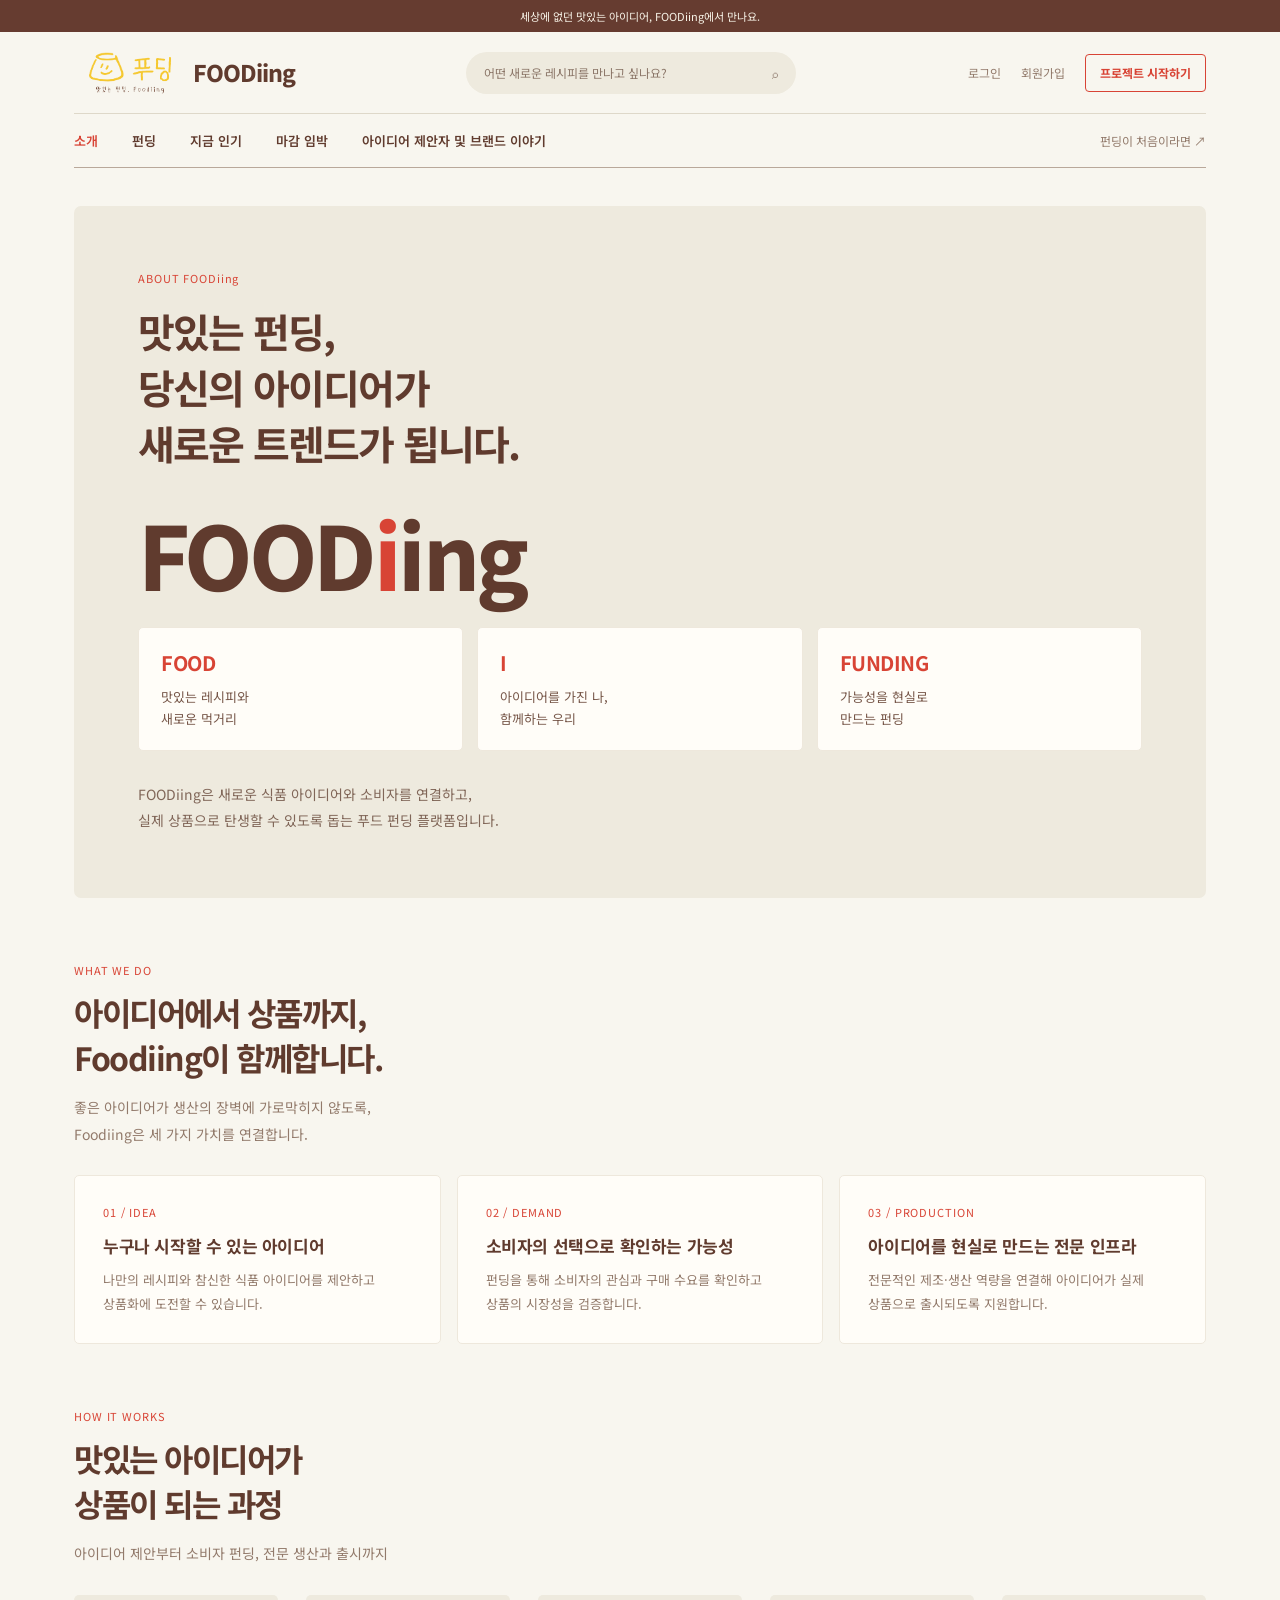
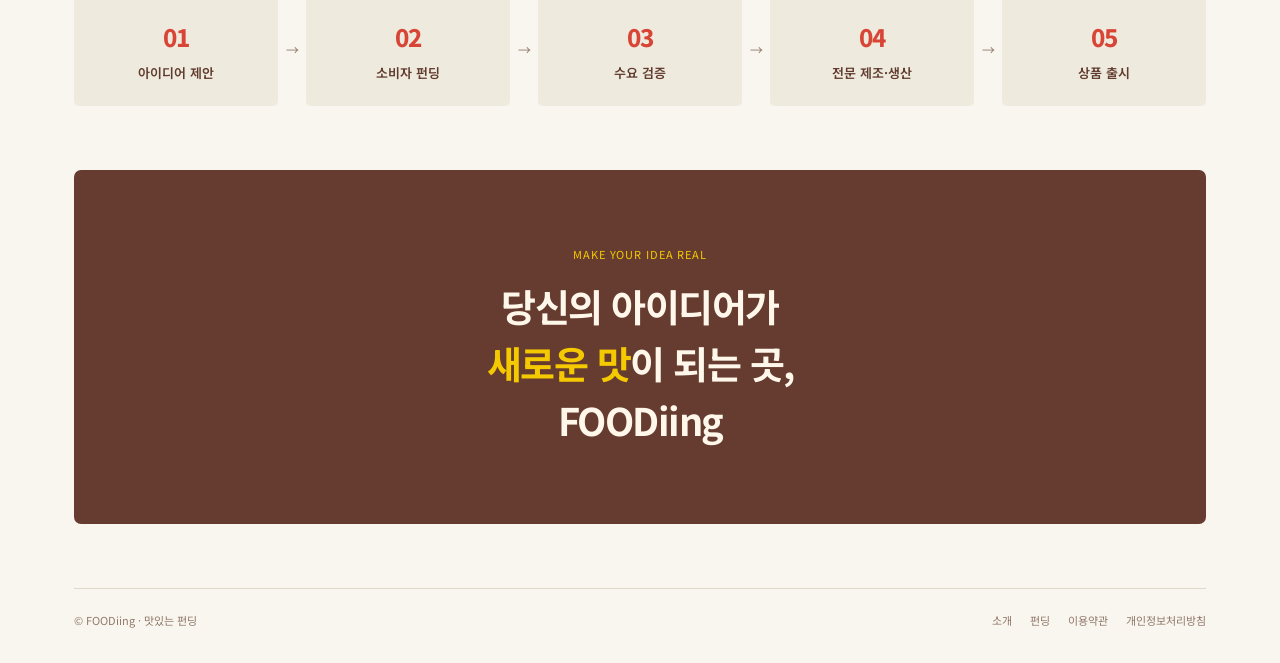
<file: introduction.html>
<!doctype html>
<html lang="ko">
<head>
<meta charset="utf-8">
<meta name="viewport" content="width=device-width, initial-scale=1">
<meta name="theme-color" content="#f8f6ef">
<title>소개 | FOODiing</title>
<link rel="preconnect" href="https://fonts.googleapis.com">
<link rel="preconnect" href="https://fonts.gstatic.com" crossorigin>
<link href="https://fonts.googleapis.com/css2?family=Noto+Sans+KR:wght@400;500;600;700;800&display=swap" rel="stylesheet">
<link rel="stylesheet" href="style.css">
</head>
<body>
<div class="announce">세상에 없던 맛있는 아이디어, FOODiing에서 만나요.</div>
<div class="wrap">
<header class="site-header" id="site-header">
  <div class="top">
    <a class="brand" href="index.html"><img src="FOODiing-logo-transparent.png" alt="" width="112" height="56"><span class="brandname">FOODiing</span></a>
    <div class="search" role="search"><span>어떤 새로운 레시피를 만나고 싶나요?</span><span aria-hidden="true">⌕</span></div>
    <div class="actions">
      <a class="d-only" href="login.html">로그인</a>
      <a class="d-only" href="signup.html">회원가입</a>
      <a class="btn btn-outline" href="project-start.html">프로젝트 시작하기</a>
      <button class="menu-toggle" type="button" aria-expanded="false" aria-controls="site-nav" aria-label="메뉴 열기"><span></span><span></span><span></span></button>
    </div>
  </div>
  <nav class="nav" id="site-nav" aria-label="주요 메뉴">
      <a href="introduction.html" aria-current="page">소개</a>
      <a href="funding.html">펀딩</a>
      <a href="funding.html#projects">지금 인기</a>
      <a href="funding.html#projects">마감 임박</a>
      <a href="introduction.html#story">아이디어 제안자 및 브랜드 이야기</a>
      <a class="nav-aside" href="index.html">펀딩이 처음이라면 ↗</a>
      <div class="nav-extra">
        <div class="search" role="search"><span>어떤 새로운 레시피를 만나고 싶나요?</span><span aria-hidden="true">⌕</span></div>
        <div class="row"><a class="btn btn-ghost" href="login.html">로그인</a><a class="btn btn-ghost" href="signup.html">회원가입</a></div>
        <a class="btn btn-gold" href="project-start.html">프로젝트 시작하기</a>
      </div>
  </nav>
</header>
<main>

  <!-- ABOUT FOODiing -->
  <section class="page-hero">
    <div class="eyebrow">ABOUT FOODiing</div>
    <h1>맛있는 펀딩,<br>당신의 아이디어가<br>새로운 트렌드가 됩니다.</h1>

    <div class="brand-logo" aria-label="FOODiing">FOOD<span>i</span>ing</div>

    <div class="brand-concept">
      <div class="concept-item"><strong>FOOD</strong><p>맛있는 레시피와<br>새로운 먹거리</p></div>
      <div class="concept-item"><strong>I</strong><p>아이디어를 가진 나,<br>함께하는 우리</p></div>
      <div class="concept-item"><strong>FUNDING</strong><p>가능성을 현실로<br>만드는 펀딩</p></div>
    </div>

    <p class="section-intro">FOODiing은 새로운 식품 아이디어와 소비자를 연결하고,<br class="br-d"> 실제 상품으로 탄생할 수 있도록 돕는 푸드 펀딩 플랫폼입니다.</p>
  </section>

  <!-- WHAT WE DO -->
  <section class="section" id="story">
    <div class="eyebrow">WHAT WE DO</div>
    <h2>아이디어에서 상품까지,<br>Foodiing이 함께합니다.</h2>
    <p class="section-intro">좋은 아이디어가 생산의 장벽에 가로막히지 않도록,<br class="br-d"> Foodiing은 세 가지 가치를 연결합니다.</p>

    <div class="value-grid">
      <article class="value-card">
        <div class="number">01 / IDEA</div>
        <h3>누구나 시작할 수 있는 아이디어</h3>
        <p>나만의 레시피와 참신한 식품 아이디어를 제안하고 상품화에 도전할 수 있습니다.</p>
      </article>
      <article class="value-card">
        <div class="number">02 / DEMAND</div>
        <h3>소비자의 선택으로 확인하는 가능성</h3>
        <p>펀딩을 통해 소비자의 관심과 구매 수요를 확인하고 상품의 시장성을 검증합니다.</p>
      </article>
      <article class="value-card">
        <div class="number">03 / PRODUCTION</div>
        <h3>아이디어를 현실로 만드는 전문 인프라</h3>
        <p>전문적인 제조·생산 역량을 연결해 아이디어가 실제 상품으로 출시되도록 지원합니다.</p>
      </article>
    </div>
  </section>

  <!-- HOW IT WORKS -->
  <section class="section">
    <div class="eyebrow">HOW IT WORKS</div>
    <h2>맛있는 아이디어가<br>상품이 되는 과정</h2>
    <p class="section-intro">아이디어 제안부터 소비자 펀딩, 전문 생산과 출시까지</p>

    <ol class="process">
      <li class="process-item"><span>01</span><small>아이디어 제안</small></li>
      <li class="process-item"><span>02</span><small>소비자 펀딩</small></li>
      <li class="process-item"><span>03</span><small>수요 검증</small></li>
      <li class="process-item"><span>04</span><small>전문 제조·생산</small></li>
      <li class="process-item"><span>05</span><small>상품 출시</small></li>
    </ol>
  </section>

  <!-- CLOSING -->
  <section class="closing">
    <div class="eyebrow">MAKE YOUR IDEA REAL</div>
    <h2>당신의 아이디어가<br><span>새로운 맛</span>이 되는 곳,<br>FOODiing</h2>
  </section>

</main>
<footer class="footer">
  <span>© FOODiing · 맛있는 펀딩</span>
  <nav aria-label="푸터 메뉴"><a href="introduction.html">소개</a><a href="funding.html">펀딩</a><a href="#">이용약관</a><a href="#">개인정보처리방침</a></nav>
</footer>
</div>
<script src="script.js"></script>
</body>
</html>
</file>
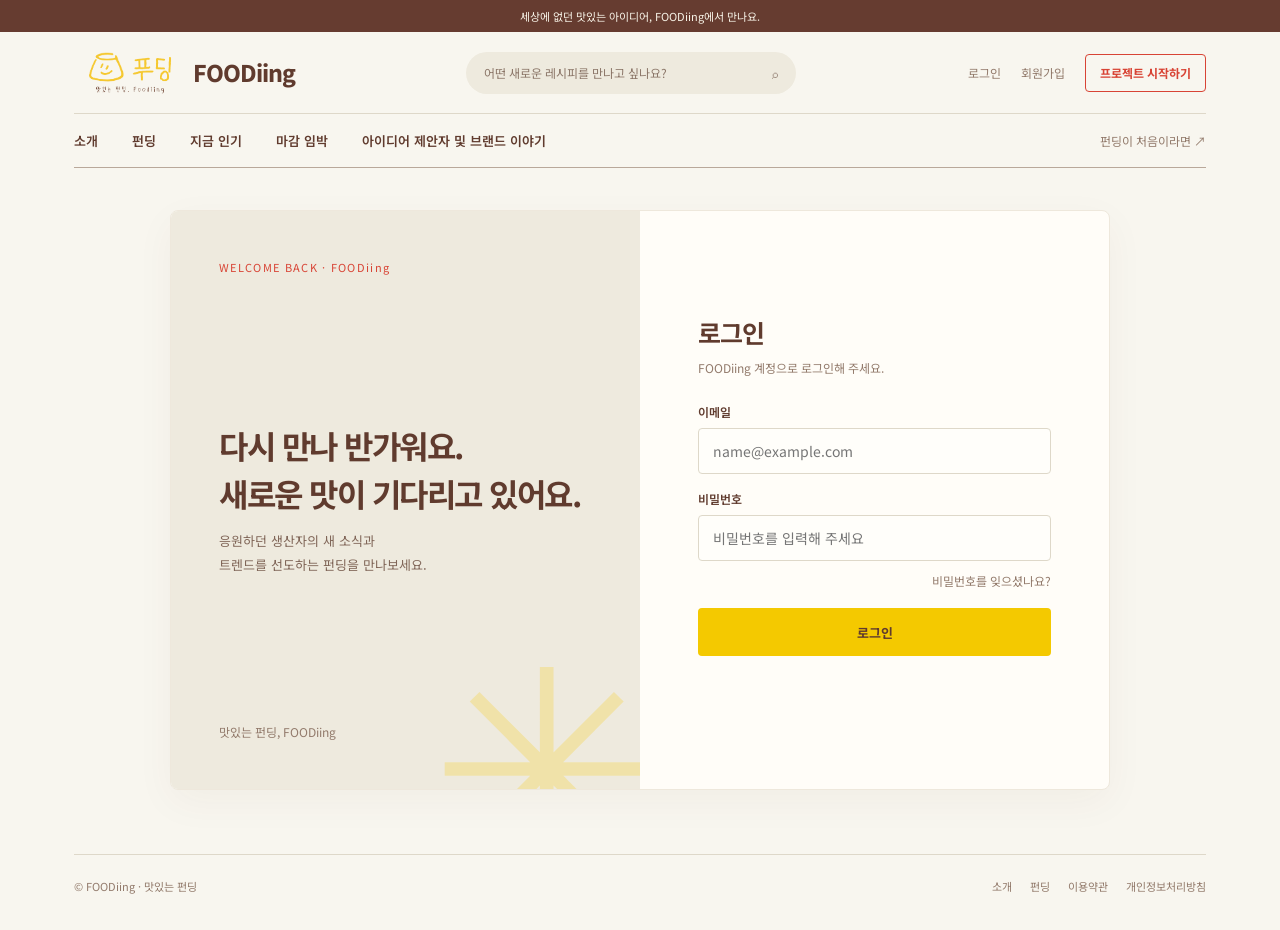
<file: login.html>
<!doctype html>
<html lang="ko">
<head>
<meta charset="utf-8">
<meta name="viewport" content="width=device-width, initial-scale=1">
<meta name="theme-color" content="#f8f6ef">
<title>로그인 | FOODiing</title>
<link rel="preconnect" href="https://fonts.googleapis.com">
<link rel="preconnect" href="https://fonts.gstatic.com" crossorigin>
<link href="https://fonts.googleapis.com/css2?family=Noto+Sans+KR:wght@400;500;600;700;800&display=swap" rel="stylesheet">
<link rel="stylesheet" href="style.css">
</head>
<body>
<div class="announce">세상에 없던 맛있는 아이디어, FOODiing에서 만나요.</div>
<div class="wrap">
<header class="site-header" id="site-header">
  <div class="top">
    <a class="brand" href="index.html"><img src="FOODiing-logo-transparent.png" alt="" width="112" height="56"><span class="brandname">FOODiing</span></a>
    <div class="search" role="search"><span>어떤 새로운 레시피를 만나고 싶나요?</span><span aria-hidden="true">⌕</span></div>
    <div class="actions">
      <a class="d-only" href="login.html">로그인</a>
      <a class="d-only" href="signup.html">회원가입</a>
      <a class="btn btn-outline" href="project-start.html">프로젝트 시작하기</a>
      <button class="menu-toggle" type="button" aria-expanded="false" aria-controls="site-nav" aria-label="메뉴 열기"><span></span><span></span><span></span></button>
    </div>
  </div>
  <nav class="nav" id="site-nav" aria-label="주요 메뉴">
      <a href="introduction.html">소개</a>
      <a href="funding.html">펀딩</a>
      <a href="funding.html#projects">지금 인기</a>
      <a href="funding.html#projects">마감 임박</a>
      <a href="introduction.html#story">아이디어 제안자 및 브랜드 이야기</a>
      <a class="nav-aside" href="index.html">펀딩이 처음이라면 ↗</a>
      <div class="nav-extra">
        <div class="search" role="search"><span>어떤 새로운 레시피를 만나고 싶나요?</span><span aria-hidden="true">⌕</span></div>
        <div class="row"><a class="btn btn-ghost" href="login.html">로그인</a><a class="btn btn-ghost" href="signup.html">회원가입</a></div>
        <a class="btn btn-gold" href="project-start.html">프로젝트 시작하기</a>
      </div>
  </nav>
</header>
<main>
  <section class="auth">
    <div class="visual">
      <div class="kicker">WELCOME BACK · FOODiing</div>
      <div><h1>다시 만나 반가워요.<br>새로운 맛이 기다리고 있어요.</h1><p>응원하던 생산자의 새 소식과<br>트렌드를 선도하는 펀딩을 만나보세요.</p></div>
      <div class="motto">맛있는 펀딩, FOODiing</div>
    </div>
    <div class="formside">
      <h2>로그인</h2>
      <p class="sub">FOODiing 계정으로 로그인해 주세요.</p>
      <form id="login-form">
        <div class="field"><label for="email">이메일</label><input id="email" type="email" placeholder="name@example.com" autocomplete="email" required></div>
        <div class="field"><label for="password">비밀번호</label><input id="password" type="password" placeholder="비밀번호를 입력해 주세요" autocomplete="current-password" required></div>
        <a class="forgot" href="#" id="forgot">비밀번호를 잊으셨나요?</a>
        <button class="btn btn-gold btn-block" type="submit">로그인</button>
        <div class="message" id="message" aria-live="polite"></div>
      </form>
    </div>
  </section>
</main>
<footer class="footer">
  <span>© FOODiing · 맛있는 펀딩</span>
  <nav aria-label="푸터 메뉴"><a href="introduction.html">소개</a><a href="funding.html">펀딩</a><a href="#">이용약관</a><a href="#">개인정보처리방침</a></nav>
</footer>
</div>
<script src="script.js"></script>
<script>
const msg = document.querySelector('#message');
document.querySelector('#login-form').addEventListener('submit', event => {
  event.preventDefault();
  const email = document.querySelector('#email').value.trim().toLowerCase();
  const password = document.querySelector('#password').value;

  let users;
  try {
    users = JSON.parse(localStorage.getItem('foodiing-users') || '[]');
  } catch (error) {
    msg.textContent = '저장된 계정 정보를 읽지 못했습니다. 다시 회원가입해 주세요.';
    return;
  }

  if (!Array.isArray(users)) {
    msg.textContent = '저장된 계정 정보를 읽지 못했습니다. 다시 회원가입해 주세요.';
    return;
  }

  const user = users.find(account =>
    account.email?.trim().toLowerCase() === email && account.password === password
  );

  if (!user) {
    msg.textContent = '이메일 또는 비밀번호를 확인해 주세요.';
    return;
  }

  try {
    localStorage.setItem('foodiing-current-user', JSON.stringify({
      name: user.name,
      email: user.email
    }));
  } catch (error) {
    msg.textContent = '로그인 정보를 저장하지 못했습니다. 다시 시도해 주세요.';
    return;
  }

  window.location.href = 'index.html';
});
document.querySelector('#forgot').addEventListener('click', event => {
  event.preventDefault();
  msg.textContent = '비밀번호 재설정은 현재 지원하지 않습니다.';
});
document.querySelectorAll('[data-provider]').forEach(b => b.addEventListener('click', () => msg.textContent = '카카오 로그인은 Supabase OAuth 설정 후 사용할 수 있어요.'));
</script>
</body>
</html>
</file>
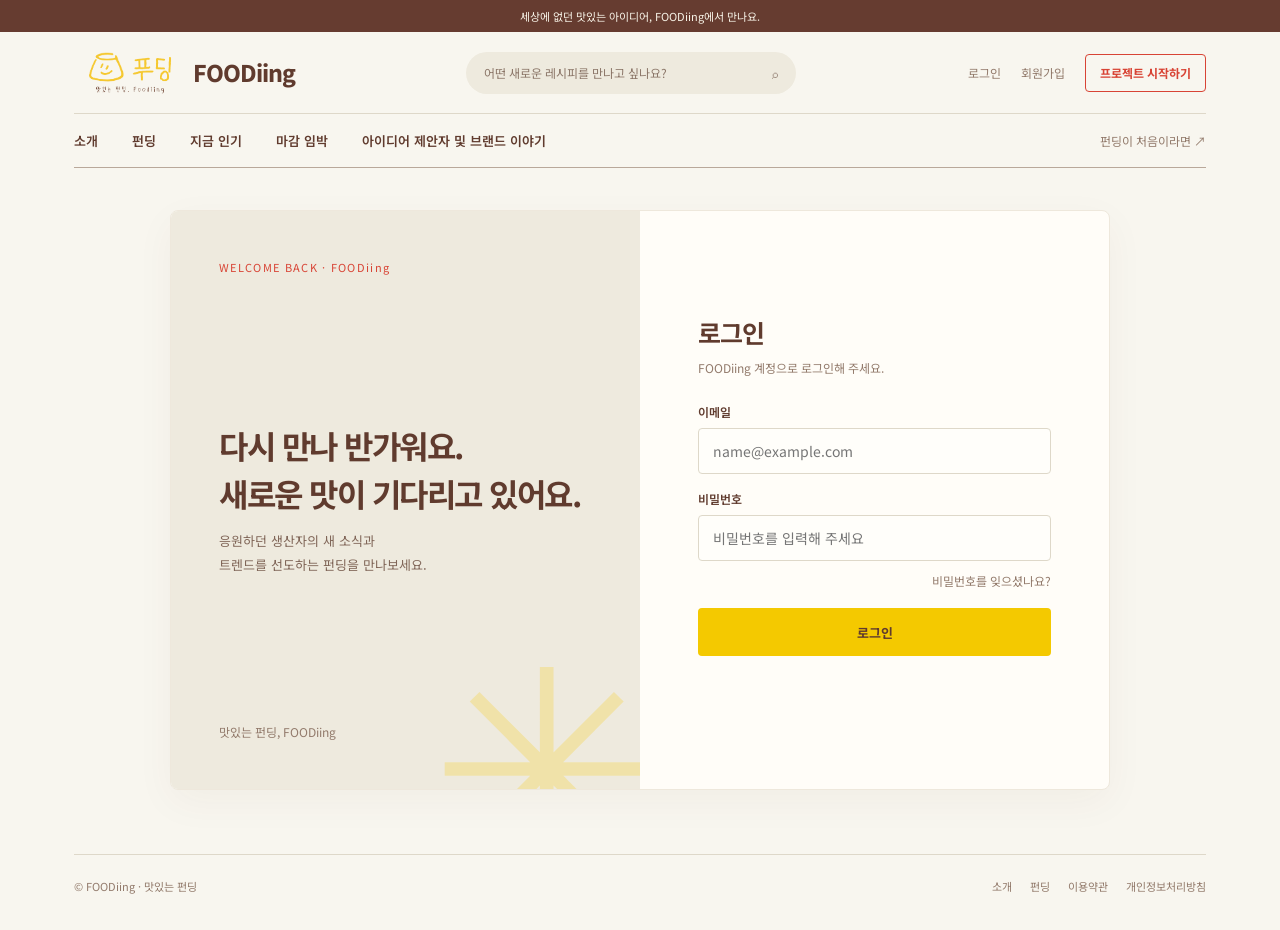
<file: project-demo.html>
<!doctype html>
<html lang="ko">
<head>
<meta charset="utf-8">
<meta name="viewport" content="width=device-width, initial-scale=1">
<meta name="theme-color" content="#f8f6ef">
<title>프로젝트 진행 시연 | FOODiing</title>
<link rel="preconnect" href="https://fonts.googleapis.com">
<link rel="preconnect" href="https://fonts.gstatic.com" crossorigin>
<link href="https://fonts.googleapis.com/css2?family=Noto+Sans+KR:wght@400;500;600;700;800&display=swap" rel="stylesheet">
<link rel="stylesheet" href="style.css">
<style>
.demo-wrap{max-width:820px;margin:34px auto 70px;padding:0 20px}.demo-card{padding:28px;margin-bottom:16px;border:1px solid var(--line);border-radius:14px;background:#fff}.demo-card h2{margin:0 0 10px;font-size:19px}.demo-card p{color:var(--muted);font-size:13px;line-height:1.7}.demo-head{margin-bottom:22px}.demo-head h1{margin:7px 0;font-size:30px}.demo-title{color:#725b4c;font-size:12px;font-weight:700;letter-spacing:.08em}.demo-product{display:flex;align-items:center;gap:16px}.demo-product img{width:104px;height:104px;object-fit:cover;border-radius:12px;background:#f3f0e9}.demo-product strong{font-size:18px}.demo-product small{display:block;margin-top:7px;color:var(--muted)}.demo-progress-head{display:flex;justify-content:space-between;align-items:center;margin:20px 0 9px}.demo-progress-head strong{color:var(--red);font-size:24px}.demo-track{height:14px;overflow:hidden;border-radius:99px;background:#eee9df}.demo-track i{display:block;width:0;height:100%;border-radius:inherit;background:linear-gradient(90deg,#d88939,#bd4235);transition:width 2.2s cubic-bezier(.2,.75,.25,1)}.demo-state{margin-top:12px!important}.demo-row{display:flex;gap:10px;flex-wrap:wrap;margin-top:18px}.demo-row .btn{min-height:46px}.meeting-form{display:grid;gap:14px;margin-top:18px}.meeting-form label{display:grid;gap:7px;font-size:13px;font-weight:700}.meeting-form input,.meeting-form textarea{width:100%;padding:12px;border:1px solid #e5e2dc;border-radius:8px;font:inherit}.meeting-form textarea{min-height:105px;resize:vertical}.demo-caution{padding:14px;border-radius:9px;background:#fff8ec;color:#74543a;font-size:12px;line-height:1.7}.demo-hidden{display:none}.demo-success{display:inline-flex;align-items:center;gap:7px;color:#36724e;font-size:12px;font-weight:700}.demo-step{display:inline-block;margin-bottom:8px;color:#a56732;font-size:11px;font-weight:800;letter-spacing:.08em}.demo-status{padding:5px 9px;border-radius:99px;background:#eef5ed;color:#477650;font-size:11px;font-weight:700}
@media(max-width:600px){.demo-wrap{margin-top:20px;padding:0 14px}.demo-card{padding:20px}.demo-head h1{font-size:25px}.demo-product img{width:80px;height:80px}}
</style>
</head>
<body>
<div class="announce">세상에 없던 맛있는 아이디어, FOODiing에서 만나요.</div>
<div class="wrap">
<header class="site-header" id="site-header"><div class="top"><a class="brand" href="index.html"><img src="FOODiing-logo-transparent.png" alt="" width="112" height="56"><span class="brandname">FOODiing</span></a><div class="search" role="search"><span>어떤 새로운 레시피를 만나고 싶나요?</span><span aria-hidden="true">⌕</span></div><div class="actions"><a class="btn btn-outline" href="project-start.html">프로젝트 시작하기</a><button class="menu-toggle" type="button" aria-expanded="false" aria-controls="site-nav" aria-label="메뉴 열기"><span></span><span></span><span></span></button></div></div><nav class="nav" id="site-nav" aria-label="주요 메뉴"><a href="introduction.html">소개</a><a href="funding.html">펀딩</a><a href="funding.html#projects">지금 인기</a><a href="funding.html#projects">마감 임박</a><a href="introduction.html#story">아이디어 제안자 및 브랜드 이야기</a><a class="nav-aside" href="index.html">펀딩이 처음이라면 ↗</a></nav></header>
<main class="demo-wrap">
  <div class="demo-head"><span class="demo-title">PROJECT JOURNEY · DEMO</span><h1>프로젝트 진행 현황</h1><p>프로젝트 등록부터 내부 미팅 일정 확정까지의 진행 과정을 확인해 보세요.</p></div>
  <section class="demo-card"><span class="demo-step">STEP 01 · 상세페이지 등록</span><div class="demo-product"><img id="product-image" alt="프로젝트 대표 이미지"><div><strong id="product-name">프로젝트</strong><small id="product-subtitle">상세페이지가 등록되었습니다.</small><span class="demo-success" id="detail-saved">✓ 상세페이지 저장 완료</span></div></div><div class="demo-row"><a class="btn btn-outline" id="public-detail-link" href="funding-detail.html">공개 상세페이지 보기 ↗</a><span class="demo-status">상세페이지 연결 완료</span></div></section>
  <section class="demo-card" id="funding-card"><span class="demo-step">STEP 02 · 펀딩 진행</span><h2>서포터의 참여로 목표를 달성했어요</h2><div class="demo-progress-head"><span>펀딩 달성률</span><strong id="funding-percent">0%</strong></div><div class="demo-track" role="progressbar" aria-label="펀딩 달성률" aria-valuemin="0" aria-valuemax="100" aria-valuenow="0"><i id="funding-bar"></i></div><p class="demo-state" id="funding-state">펀딩이 진행 중입니다.</p></section>
  <section class="demo-card demo-hidden" id="meeting-card"><span class="demo-step">STEP 03 · 내부 검토 및 미팅</span><h2>내부 공유용 레시피와 미팅 일정을 입력해 주세요</h2><p>목표 달성 후에만 신세계푸드 내부 담당자와 공유할 레시피 정보를 입력할 수 있어요.</p><form class="meeting-form" id="meeting-form"><label>내부 공유 레시피<textarea id="internal-recipe" placeholder="재료 배합, 제조 순서, 테스트 시 참고할 내용을 입력해 주세요." required></textarea></label><div class="demo-caution">주의사항 · 입력한 레시피는 미팅 검토를 위한 내부 자료로 사용됩니다. 미팅이 성사되지 않거나 상품화 협의가 중단되면 해당 레시피 정보는 내부 절차에 따라 폐기 처리됩니다.</div><label>희망 미팅 날짜<input id="meeting-date" type="date" required></label><label>미팅 전달 메모<textarea id="meeting-note" placeholder="가능한 시간대나 미팅 방식 등 전달할 내용을 적어 주세요."></textarea></label><button class="btn btn-gold" type="submit">미팅 일정 전달하기</button></form><p class="demo-hidden" id="meeting-confirmation"><span class="demo-success">✓ 미팅 날짜가 확정되었습니다.</span> <strong id="confirmed-date"></strong></p></section>
</main>
<footer class="footer"><span>© FOODiing · 맛있는 펀딩</span><nav aria-label="푸터 메뉴"><a href="introduction.html">소개</a><a href="funding.html">펀딩</a></nav></footer>
</div>
<script src="script.js"></script>
<script>
(() => {
  const maker = JSON.parse(localStorage.getItem('foodiing-project-maker') || 'null');
  const detail = JSON.parse(localStorage.getItem('foodiing-project-detail') || 'null');
  if (!maker || !detail) { alert('먼저 프로젝트 정보와 상세페이지를 저장해 주세요.'); location.replace('project-start.html'); return; }
  document.querySelector('#product-name').textContent = detail.title || maker.productName;
  document.querySelector('#product-subtitle').textContent = detail.subtitle || maker.mainCategory;
  if (detail.images && detail.images.main) document.querySelector('#product-image').src = detail.images.main;
  const link = new URL('funding-detail.html', location.href);
  link.searchParams.set('makerProject', '1');
  document.querySelector('#public-detail-link').href = link.href;
  const bar = document.querySelector('#funding-bar');
  const percent = document.querySelector('#funding-percent');
  const progress = document.querySelector('[role="progressbar"]');
  const fundingState = document.querySelector('#funding-state');
  setTimeout(() => { bar.style.width = '100%'; progress.setAttribute('aria-valuenow', '100'); percent.textContent = '100%'; }, 450);
  setTimeout(() => {
    fundingState.innerHTML = '<span class="demo-success">✓ 펀딩 목표 100% 달성</span> · 내부 검토 단계로 이동합니다.';
    alert('펀딩이 완료되었습니다.');
    document.querySelector('#meeting-card').classList.remove('demo-hidden');
    document.querySelector('#meeting-card').scrollIntoView({ behavior: 'smooth', block: 'start' });
  }, 2900);
  const date = document.querySelector('#meeting-date');
  date.min = new Date().toISOString().slice(0, 10);
  document.querySelector('#meeting-form').addEventListener('submit', event => {
    event.preventDefault();
    if (!event.currentTarget.reportValidity()) return;
    const meetingDate = new Date(`${date.value}T00:00:00`);
    const formattedDate = new Intl.DateTimeFormat('ko-KR', { year: 'numeric', month: 'long', day: 'numeric', weekday: 'long' }).format(meetingDate);
    localStorage.setItem('foodiing-project-meeting', JSON.stringify({ recipe: document.querySelector('#internal-recipe').value.trim(), date: date.value, note: document.querySelector('#meeting-note').value.trim() }));
    event.currentTarget.classList.add('demo-hidden');
    document.querySelector('#confirmed-date').textContent = formattedDate;
    document.querySelector('#meeting-confirmation').classList.remove('demo-hidden');
    alert(`미팅 날짜가 확정되었습니다.\n${formattedDate}`);
  });
})();
</script>
</body>
</html>
</file>
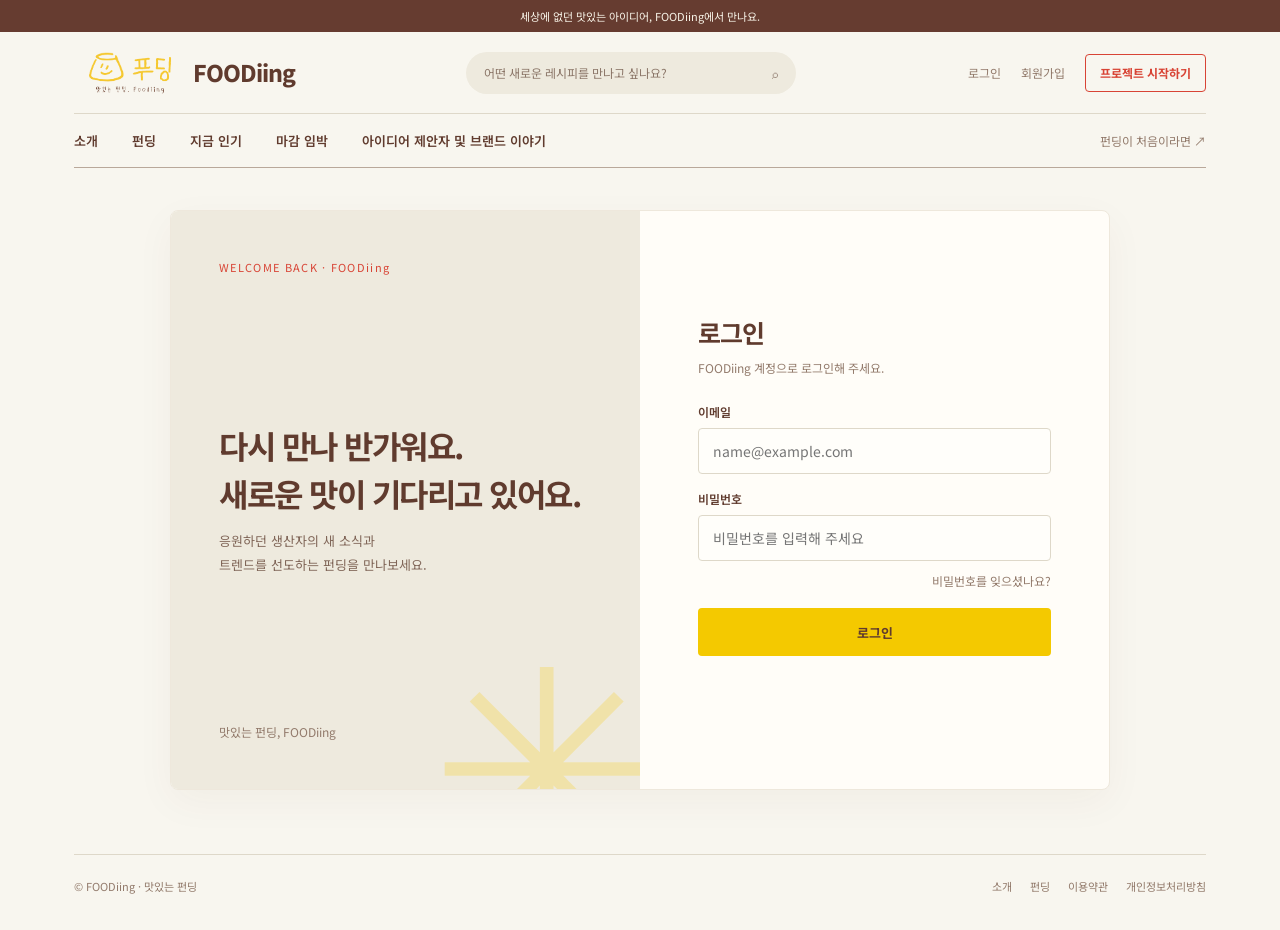
<file: project-detail.html>
<!doctype html>
<html lang="ko">
<head>
<meta charset="utf-8">
<meta name="viewport" content="width=device-width, initial-scale=1">
<meta name="theme-color" content="#f8f6ef">
<title>펀딩 상세페이지 작성 | FOODiing</title>
<link rel="preconnect" href="https://fonts.googleapis.com">
<link rel="preconnect" href="https://fonts.gstatic.com" crossorigin>
<link href="https://fonts.googleapis.com/css2?family=Noto+Sans+KR:wght@400;500;600;700;800&display=swap" rel="stylesheet">
<link rel="stylesheet" href="style.css">
</head>
<body>
<div class="announce">세상에 없던 맛있는 아이디어, FOODiing에서 만나요.</div>
<div class="wrap">
<header class="site-header" id="site-header">
  <div class="top">
    <a class="brand" href="index.html"><img src="FOODiing-logo-transparent.png" alt="" width="112" height="56"><span class="brandname">FOODiing</span></a>
    <div class="search" role="search"><span>어떤 새로운 레시피를 만나고 싶나요?</span><span aria-hidden="true">⌕</span></div>
    <div class="actions"><a class="d-only" href="login.html">로그인</a><a class="d-only" href="signup.html">회원가입</a><a class="btn btn-outline" href="project-start.html">프로젝트 시작하기</a><button class="menu-toggle" type="button" aria-expanded="false" aria-controls="site-nav" aria-label="메뉴 열기"><span></span><span></span><span></span></button></div>
  </div>
  <nav class="nav" id="site-nav" aria-label="주요 메뉴">
    <a href="introduction.html">소개</a><a href="funding.html">펀딩</a><a href="funding.html#projects">지금 인기</a><a href="funding.html#projects">마감 임박</a><a href="introduction.html#story">아이디어 제안자 및 브랜드 이야기</a><a class="nav-aside" href="index.html">펀딩이 처음이라면 ↗</a>
    <div class="nav-extra"><div class="search" role="search"><span>어떤 새로운 레시피를 만나고 싶나요?</span><span aria-hidden="true">⌕</span></div><div class="row"><a class="btn btn-ghost" href="login.html">로그인</a><a class="btn btn-ghost" href="signup.html">회원가입</a></div><a class="btn btn-gold" href="project-start.html">프로젝트 시작하기</a></div>
  </nav>
</header>

<main>
  <section class="page-hero maker-hero">
    <div class="eyebrow">PROJECT REGISTRATION · STEP 02</div>
    <h1>펀딩 상세페이지 작성</h1>
    <p>제품의 매력과 이야기를 사진과 글로 소개해 주세요.</p>
  </section>

  <form class="panel maker-form project-detail-form" id="detail-form">
    <div class="sample-bar"><span>시연용: 두바이 쫀득쿠키 예시 문구와 사진을 한 번에 채울 수 있어요.</span><button type="button" class="btn btn-ghost" id="fill-sample">예시 페이지 채우기</button></div>
    <section class="maker-section">
      <h2>앞 단계에서 등록한 제품 정보</h2>
      <div class="maker-product-info">
        <div>제품명 <strong id="saved-product-name">-</strong></div>
        <div>대표 카테고리 <strong id="saved-category">-</strong></div>
        <div>권장 생산 수량 <strong id="saved-quantity">-</strong></div>
        <div>권장 펀딩 목표 금액 <strong id="saved-goal">-</strong></div>
      </div>
      <p class="field-help">제품 정보는 이전 단계에서 수정할 수 있습니다.</p>
    </section>

    <section class="maker-section">
      <h2>제품 이미지 <span class="required">필수</span></h2>
      <div class="field">
        <label for="main-image">대표 이미지 <span class="required">필수</span></label>
        <div class="image-upload-box"><strong>제품을 가장 잘 보여주는 사진을 등록해 주세요.</strong><p>JPG, PNG, WEBP · 대표 이미지 1장</p><input type="file" id="main-image" accept="image/jpeg,image/png,image/webp" required></div>
        <div id="main-image-preview" class="image-preview-list"></div>
      </div>
      <div class="field">
        <label for="additional-images">추가 이미지 <span class="optional">(선택, 최대 4장)</span></label>
        <div class="image-upload-box"><strong>제품과 패키지, 조리·섭취 장면을 보여주세요.</strong><p>이미지는 브라우저에서 크기를 줄여 저장합니다.</p><input type="file" id="additional-images" accept="image/jpeg,image/png,image/webp" multiple></div>
        <div id="additional-image-preview" class="image-preview-list"></div>
      </div>
    </section>

    <section class="maker-section">
      <h2>제품 소개 <span class="required">필수</span></h2>
      <div class="field"><label for="detail-title">프로젝트 제목 <span class="required">필수</span></label><input id="detail-title" type="text" placeholder="예: 바삭함과 쫀득함을 한 번에, 새로운 디저트의 탄생" required></div>
      <div class="field"><label for="detail-subtitle">한 줄 소개 <span class="required">필수</span></label><input id="detail-subtitle" type="text" placeholder="제품의 가장 큰 매력을 한 문장으로 소개해 주세요." required></div>
      <div class="field"><label for="product-description">제품 상세 설명 <span class="required">필수</span></label><textarea id="product-description" placeholder="제품의 맛, 식감, 주요 재료와 특징을 소개해 주세요." required></textarea></div>
    </section>

    <section class="maker-section">
      <h2>제품 제작 스토리</h2>
      <div class="field"><label for="product-story">제품을 만들게 된 배경</label><textarea id="product-story" placeholder="어떤 아이디어에서 시작했나요? 제품을 만들게 된 계기를 들려주세요."></textarea></div>
      <div class="field"><label for="product-difference">제품의 특징 및 차별점</label><textarea id="product-difference" placeholder="특별한 재료, 제조 방식, 기존 제품과 다른 점을 소개해 주세요."></textarea></div>
    </section>

    <section class="maker-section">
      <h2>상품 및 이용 안내</h2>
      <div class="field"><label for="product-composition">제품 구성 및 중량</label><textarea id="product-composition" placeholder="예: 쿠키 50g × 1개, 개별 포장"></textarea></div>
      <div class="field"><label for="storage-guide">보관 및 섭취 안내</label><textarea id="storage-guide" placeholder="보관 방법, 섭취 방법, 유통기한 등을 안내해 주세요."></textarea></div>
      <div class="field"><label for="caution-guide">알레르기 및 유의사항</label><textarea id="caution-guide" placeholder="알레르기 유발 성분 등 소비자에게 안내할 내용을 입력해 주세요."></textarea></div>
    </section>

    <section class="maker-section">
      <h2>상세페이지 미리보기 이미지 <span class="optional">(선택)</span></h2>
      <div class="field"><label for="preview-images">상세 이미지</label><div class="image-upload-box"><strong>세로형 상세페이지 이미지가 있다면 등록해 주세요.</strong><p>이미지 최대 4장 · 브라우저에서 크기를 줄여 저장합니다.</p><input type="file" id="preview-images" accept="image/jpeg,image/png,image/webp" multiple></div><div id="preview-image-list" class="image-preview-list"></div></div>
    </section>

    <div class="detail-actions"><a href="project-start.html" class="btn btn-ghost">← 이전 단계</a><button type="submit" class="btn btn-gold">상세페이지 저장하기</button></div>
    <div class="message" id="detail-message" aria-live="polite"></div>
    <p class="hint">작성 내용과 이미지 미리보기는 현재 브라우저에 임시 저장됩니다. 실제 서비스에서는 이미지 파일을 서버나 클라우드 스토리지에 저장해야 합니다.</p>
  </form>
</main>
<footer class="footer"><span>© FOODiing · 맛있는 펀딩</span><nav aria-label="푸터 메뉴"><a href="introduction.html">소개</a><a href="funding.html">펀딩</a><a href="#">이용약관</a><a href="#">개인정보처리방침</a></nav></footer>
</div>

<script src="script.js"></script>
<script>
(() => {
  const makerData = JSON.parse(localStorage.getItem('foodiing-project-maker') || 'null');
  if (!makerData) {
    alert('먼저 메이커 및 제품 정보를 등록해 주세요.');
    window.location.replace('project-start.html');
    return;
  }

  const formatWon = value => `${Math.round(Number(value) || 0).toLocaleString('ko-KR')}원`;
  document.querySelector('#saved-product-name').textContent = makerData.productName || '-';
  document.querySelector('#saved-category').textContent = makerData.mainCategory || '-';
  document.querySelector('#saved-quantity').textContent = makerData.productionQuantity
    ? `${Number(makerData.productionQuantity).toLocaleString('ko-KR')}개` : '-';
  document.querySelector('#saved-goal').textContent = makerData.goalAmount ? formatWon(makerData.goalAmount) : '-';

  const mainInput = document.querySelector('#main-image');
  const additionalInput = document.querySelector('#additional-images');
  const previewInput = document.querySelector('#preview-images');
  const mainPreview = document.querySelector('#main-image-preview');
  const additionalPreview = document.querySelector('#additional-image-preview');
  const previewList = document.querySelector('#preview-image-list');
  const detailMessage = document.querySelector('#detail-message');
  let mainImageData = '';
  let additionalImageData = [];
  let previewImageData = [];

  function compressImage(file) {
    return new Promise((resolve, reject) => {
      const reader = new FileReader();
      reader.onerror = reject;
      reader.onload = event => {
        const image = new Image();
        image.onerror = reject;
        image.onload = () => {
          const maxSize = 1200;
          const ratio = Math.min(1, maxSize / Math.max(image.width, image.height));
          const canvas = document.createElement('canvas');
          canvas.width = Math.max(1, Math.round(image.width * ratio));
          canvas.height = Math.max(1, Math.round(image.height * ratio));
          const context = canvas.getContext('2d');
          if (!context) return reject(new Error('이미지 변환을 시작할 수 없습니다.'));
          context.drawImage(image, 0, 0, canvas.width, canvas.height);
          resolve(canvas.toDataURL('image/jpeg', 0.72));
        };
        image.src = event.target.result;
      };
      reader.readAsDataURL(file);
    });
  }

  function renderImages(container, images, removeImage) {
    container.replaceChildren();
    images.forEach((src, index) => {
      const item = document.createElement('div');
      item.className = 'preview-item';
      const image = document.createElement('img');
      image.src = src;
      image.alt = '업로드한 제품 이미지 미리보기';
      const remove = document.createElement('button');
      remove.type = 'button';
      remove.textContent = '×';
      remove.setAttribute('aria-label', '이미지 삭제');
      remove.addEventListener('click', () => removeImage(index));
      item.append(image, remove);
      container.appendChild(item);
    });
  }

  mainInput.addEventListener('change', async () => {
    const file = mainInput.files[0];
    if (!file) return;
    try {
      mainImageData = await compressImage(file);
      renderImages(mainPreview, [mainImageData], () => {
        mainImageData = '';
        mainInput.value = '';
        mainPreview.replaceChildren();
      });
      detailMessage.textContent = '';
    } catch (error) {
      alert('대표 이미지를 불러오지 못했습니다. 다른 이미지 파일을 선택해 주세요.');
      mainInput.value = '';
    }
  });

  async function addImages(input, list, container) {
    const files = Array.from(input.files || []);
    const validFiles = files.filter(file => file.type.startsWith('image/'));
    if (validFiles.length !== files.length) alert('이미지 파일만 등록할 수 있습니다.');
    if (list.length + validFiles.length > 4) {
      alert('이미지는 최대 4장까지 등록할 수 있습니다.');
      input.value = '';
      return;
    }
    try {
      for (const file of validFiles) list.push(await compressImage(file));
      const render = () => renderImages(container, list, index => {
        list.splice(index, 1);
        render();
      });
      render();
    } catch (error) {
      alert('이미지를 불러오지 못했습니다. 파일 크기를 확인하고 다시 시도해 주세요.');
    }
    input.value = '';
  }

  additionalInput.addEventListener('change', () => addImages(additionalInput, additionalImageData, additionalPreview));
  previewInput.addEventListener('change', () => addImages(previewInput, previewImageData, previewList));

  document.querySelector('#fill-sample').addEventListener('click', () => {
    const set = (id, v) => { document.querySelector(id).value = v; };
    set('#detail-title', '두바이 쫀득쿠키');
    set('#detail-subtitle', '바삭함 속에 숨겨진 고소함, 한입 가득 터지는 쫀득한 즐거움!');
    set('#product-description', '유행을 넘어 새로운 디저트 경험으로. 진한 피스타치오와 바삭한 카다이프를 쫀득한 쿠키에 담았습니다.');
    set('#product-story', '“이런 맛을 상상해 본 적 있으신가요?”\n\n고소한 피스타치오와 바삭한 카다이프, 그리고 쫀득한 쿠키의 만남.\n\n서로 다른 매력을 가진 재료들을 하나로 조합해 새로운 디저트를 만들고 싶었습니다.\n\n아직 세상에 없던 작은 아이디어가 많은 사람들의 일상 속 달콤한 즐거움이 될 수 있도록, FOODiing에서 첫 도전을 시작합니다.');
    set('#product-difference', '• 겉은 쫀득하고 속은 바삭한 반전 식감\n• 고소하고 진한 피스타치오의 풍미\n• 카다이프가 만들어내는 풍성한 식감\n\nSTEP 01. 고소한 피스타치오 필링 — 진한 피스타치오의 풍미를 담은 속재료를 준비합니다.\nSTEP 02. 바삭한 카다이프 — 얇은 면 형태의 카다이프를 바삭하게 볶아 식감을 더합니다.\nSTEP 03. 쫀득한 쿠키 완성 — 쫀득한 겉면 속에 필링을 가득 채워 완성합니다.');
    set('#product-composition', '상품 구성: 두바이 쫀득쿠키 50g / 1개입\n목표 생산 수량: 1,000개\n판매 예정 가격: 5,000원 / 개\n목표 펀딩 금액: 5,000,000원\n\n얼리버드 · 2개입 · 9,000원\n기본 구성 · 4개입 · 18,000원\n패밀리 구성 · 6개입 · 26,000원\n\n※ 시연용 가상 상품 및 가격이며, 실제 제조·판매 조건에 따라 변경될 수 있습니다.');
    set('#storage-guide', '제품의 신선도와 식감을 위해 냉동 보관을 권장합니다. 드실 만큼 꺼내 해동한 뒤 섭취해 주세요.');
    set('#caution-guide', '피스타치오(견과류), 밀, 우유, 대두 등 알레르기 유발 성분이 포함될 수 있습니다. 실제 제조 시 원재료 및 알레르기 표기를 최종 확인해 주세요.');
    const sampleImages = [
      'https://images.openai.com/static-rsc-4/NuSxTFGW9K-jH0h6oCpr3oIELfxmEeNMrT2Ja5y2THs3PhsN2rJEEmdOK5xbv22apQBjJ1fvN8ArGBFU1T4_zxLbMqyLAzAVgCIn7MxWSGtI12HFolrfcwohWIe7nAUE_4-xKqGadJ-5avpkT7Y6NYL3jo8MCIt7ovLCLpIEtIg?purpose=inline',
      'https://images.openai.com/static-rsc-4/wOD7BI-lANXrIhGnb-QNibisIdSDoEfH5ffx8vZVwjw3XBU6mVcr2acrifF72UWFnMEpx7jajZ_i3e9h7sJh26u6Ob-4bWgI9MiNV-Tfyi1_hqY6x8xRhFUXcuoOkOuc7aov3tD5VrtOQEigs_dmIWh2jT4LR1lcfszcPuZKq4A?purpose=inline',
      'https://images.openai.com/static-rsc-4/xPvCXCM5ObyTdIf1OWBF7jE4M0-HK2pEc1TJReVdNcaT0XHC6puF3FzLNXiqevWAPtUGGFdRJsk4847CS3oif8Yh5wCzMQIZtIm-N8zby8PqiDyB-UBbGN2DKp-nwKNztHFHYeJ9enZOtjElU_Yj0OQ6rjrmt3ALIWbbqlo4z_k?purpose=inline',
      'https://images.openai.com/static-rsc-4/3Zx-ZRiWLlquSVc_VMJ1xs4Mbhopox1sYb7F-3TlKR3SuZbeuEC4FmEJ-_Yg8a7ZtvLl9npea8gqFknK8AdV7OsFQqUlledEuDpet40dXEN9CfQilYlNUjgKtFSV78HlHFlr5nB4zvAbhQUF8e4IhrRiWa7cN4UNSwzPIlx_CWQ?purpose=inline'
    ];
    mainImageData = sampleImages[0];
    additionalImageData = sampleImages.slice(1, 3);
    previewImageData = sampleImages.slice(3);
    mainInput.required = false;
    renderImages(mainPreview, [mainImageData], () => { mainImageData = ''; mainPreview.replaceChildren(); });
    const renderSampleList = (container, images) => renderImages(container, images, index => {
      images.splice(index, 1);
      renderSampleList(container, images);
    });
    renderSampleList(additionalPreview, additionalImageData);
    renderSampleList(previewList, previewImageData);
    detailMessage.textContent = '두바이 쫀득쿠키 예시 문구와 사진 5장을 채웠습니다. 내용을 수정한 뒤 저장할 수 있어요.';
  });

  document.querySelector('#detail-form').addEventListener('submit', event => {
    event.preventDefault();
    if (!event.currentTarget.reportValidity()) return;
    if (!mainImageData) {
      detailMessage.textContent = '대표 이미지를 등록해 주세요.';
      mainInput.focus();
      return;
    }
    const detailData = {
      title: document.querySelector('#detail-title').value.trim(),
      subtitle: document.querySelector('#detail-subtitle').value.trim(),
      description: document.querySelector('#product-description').value.trim(),
      story: document.querySelector('#product-story').value.trim(),
      difference: document.querySelector('#product-difference').value.trim(),
      composition: document.querySelector('#product-composition').value.trim(),
      storage: document.querySelector('#storage-guide').value.trim(),
      caution: document.querySelector('#caution-guide').value.trim(),
      images: { main: mainImageData, additional: additionalImageData, preview: previewImageData },
      updatedAt: new Date().toISOString()
    };
    try {
      localStorage.setItem('foodiing-project-detail', JSON.stringify(detailData));
      detailMessage.textContent = '펀딩 상세페이지 정보가 저장되었습니다.';
      window.location.href = 'funding-detail.html?makerProject=1';
    } catch (error) {
      detailMessage.textContent = '브라우저 저장 공간이 부족합니다. 이미지 수나 용량을 줄여 주세요.';
    }
  });
})();
</script>
</body>
</html>
</file>
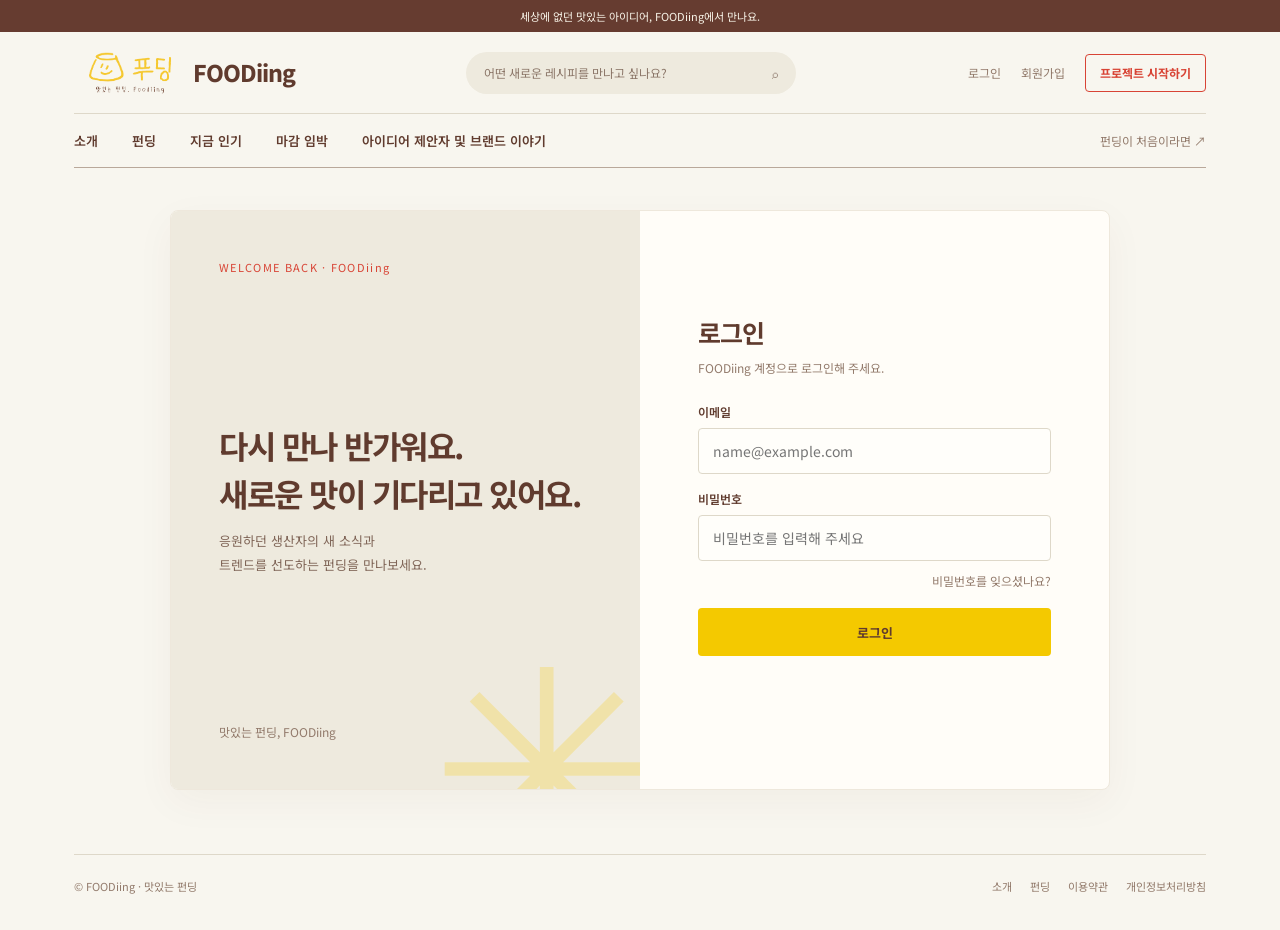
<file: project-meeting.html>
<!doctype html>
<html lang="ko">
<head>
<meta charset="utf-8">
<meta name="viewport" content="width=device-width, initial-scale=1">
<meta name="theme-color" content="#f8f6ef">
<title>프로젝트 미팅 협의 | FOODiing</title>
<link rel="preconnect" href="https://fonts.googleapis.com">
<link rel="preconnect" href="https://fonts.gstatic.com" crossorigin>
<link href="https://fonts.googleapis.com/css2?family=Noto+Sans+KR:wght@400;500;600;700;800&display=swap" rel="stylesheet">
<link rel="stylesheet" href="style.css">
</head>
<body>
<div class="announce">세상에 없던 맛있는 아이디어, FOODiing에서 만나요.</div>
<div class="wrap">
<header class="site-header" id="site-header"><div class="top"><a class="brand" href="index.html"><img src="FOODiing-logo-transparent.png" alt="" width="112" height="56"><span class="brandname">FOODiing</span></a><div class="search" role="search"><span>어떤 새로운 레시피를 만나고 싶나요?</span><span aria-hidden="true">⌕</span></div><div class="actions"><a class="btn btn-outline" href="project-start.html">프로젝트 시작하기</a><button class="menu-toggle" type="button" aria-expanded="false" aria-controls="site-nav" aria-label="메뉴 열기"><span></span><span></span><span></span></button></div></div><nav class="nav" id="site-nav" aria-label="주요 메뉴"><a href="introduction.html">소개</a><a href="funding.html">펀딩</a><a href="funding.html#projects">지금 인기</a><a href="funding.html#projects">마감 임박</a><a href="introduction.html#story">아이디어 제안자 및 브랜드 이야기</a><a class="nav-aside" href="index.html">펀딩이 처음이라면 ↗</a></nav></header>
<main class="demo-wrap">
  <div class="demo-head"><span class="demo-step">STEP 03 · 내부 검토 및 미팅</span><h1>프로젝트 미팅 협의</h1><p>펀딩 목표를 달성했어요. 신세계푸드 내부 담당자와 진행할 미팅 일정과 레시피를 입력해 주세요.</p></div>
  <section class="demo-card"><div class="demo-product"><img id="product-image" alt="프로젝트 대표 이미지"><div><strong id="product-name">프로젝트</strong><p id="product-sub"></p><a class="more" id="public-link" href="funding-detail.html?makerProject=1">공개 상세페이지 보기 ↗</a></div></div></section>
  <section class="demo-card" id="meeting-card"><form class="meeting-form" id="meeting-form">
    <div><strong>희망 미팅 날짜 (3개)</strong><p>가능한 날짜 3개를 선택해 주세요. 내부 담당자가 이 중 하나로 확정합니다.</p></div>
    <div class="date-grid"><label>1순위<input type="date" class="mdate" required></label><label>2순위<input type="date" class="mdate" required></label><label>3순위<input type="date" class="mdate" required></label></div>
    <label>내부 공유 레시피<textarea id="internal-recipe" placeholder="재료 배합, 제조 순서, 테스트 시 참고할 내용을 입력해 주세요." required></textarea></label>
    <div class="demo-caution">입력한 레시피는 미팅 검토를 위한 내부 자료로 사용됩니다. 미팅이 성사되지 않거나 상품화 협의가 중단되면 해당 레시피 정보는 내부 절차에 따라 폐기 처리됩니다.</div>
    <button class="btn btn-gold" type="submit">미팅 일정 전달하기</button><div class="message" id="form-message" aria-live="polite"></div>
  </form>
  <div class="wait-box hidden" id="wait-box"><span class="spinner" aria-hidden="true"></span><div><strong>내부 담당자와 일정을 협의하고 있어요</strong><p>잠시만 기다려 주세요.</p></div></div>
  <div class="hidden" id="done-box"><span class="demo-step">미팅 일정 확정</span><h2>내부 담당자와 미팅 일정이 협의되었어요</h2><strong class="confirm-date" id="confirmed-date"></strong><p id="confirmed-from"></p>
    <div class="journey-status" id="journey-status" aria-live="polite"><span class="demo-step">상품화 진행</span><strong id="journey-title">내부 일정 협의가 완료되었습니다</strong><p id="journey-description">상품 생산을 준비하고 있어요.</p><div class="journey-track"><i id="journey-progress"></i></div></div>
    <figure class="package-reveal hidden" id="package-reveal"><img src="dubai-package-transparent.png" alt="두바이 쫀득쿠키 패키지 앞면과 뒷면"><figcaption>FOODiing 상품 생산 시안</figcaption></figure>
    <div class="qr-connect hidden" id="qr-connect" aria-live="polite"><div class="qr-scan-photo"><img src="dubai-package-qr.png" alt="QR 코드가 인쇄된 두바이 쫀득쿠키 패키지"><span class="qr-scan-target" aria-hidden="true"></span><span class="qr-scan-beam" aria-hidden="true"></span></div><div class="qr-connect-copy"><strong id="qr-connect-title">패키지 QR 코드를 인식하고 있어요</strong><p id="qr-connect-description">아이디어 제안자 이야기를 불러오고 있습니다.</p></div></div>
    <div class="story-cta"><a class="btn btn-gold" href="story.html">아이디어 제안자 및 브랜드 이야기 보기</a><a class="btn btn-ghost" href="index.html">홈으로</a></div>
  </div></section>
</main>
<footer class="footer"><span>© FOODiing · 맛있는 펀딩</span><nav aria-label="푸터 메뉴"><a href="introduction.html">소개</a><a href="funding.html">펀딩</a></nav></footer>
</div>
<script src="script.js"></script>
<script>
(() => {
  const $ = s => document.querySelector(s);
  const maker = JSON.parse(localStorage.getItem('foodiing-project-maker') || 'null');
  const detail = JSON.parse(localStorage.getItem('foodiing-project-detail') || 'null');
  if (!maker || !detail) { alert('먼저 프로젝트 정보와 상세페이지를 저장해 주세요.'); location.replace('project-start.html'); return; }
  $('#product-name').textContent = detail.title || maker.productName;
  $('#product-sub').textContent = detail.subtitle || '';
  if (detail.images && detail.images.main) $('#product-image').src = detail.images.main;
  const tomorrow = new Date(Date.now() + 864e5).toISOString().slice(0, 10);
  const inputs = [...document.querySelectorAll('.mdate')];
  inputs.forEach(i => i.min = tomorrow);
  const fmt = v => new Intl.DateTimeFormat('ko-KR', { year: 'numeric', month: 'long', day: 'numeric', weekday: 'long' }).format(new Date(v + 'T00:00:00'));
  $('#meeting-form').addEventListener('submit', e => {
    e.preventDefault();
    if (!e.currentTarget.reportValidity()) return;
    const dates = inputs.map(i => i.value);
    if (new Set(dates).size < 3) { $('#form-message').textContent = '서로 다른 날짜 3개를 선택해 주세요.'; return; }
    $('#meeting-form').classList.add('hidden');
    $('#wait-box').classList.remove('hidden');
    const picked = dates[Math.floor(Math.random() * 3)];
    localStorage.setItem('foodiing-project-meeting', JSON.stringify({ recipe: $('#internal-recipe').value.trim(), candidates: dates, confirmed: picked }));
    setTimeout(() => {
      $('#wait-box').classList.add('hidden');
      $('#confirmed-date').textContent = fmt(picked);
      $('#confirmed-from').textContent = `희망하신 ${dates.length}개 날짜 중 내부 담당자와 협의된 일정입니다.`;
      $('#done-box').classList.remove('hidden');
      foodiingToast(`내부 담당자와 ${fmt(picked)}로 미팅 일정이 협의되었습니다.`);
      const journeyTitle = $('#journey-title');
      const journeyDescription = $('#journey-description');
      const journeyProgress = $('#journey-progress');
      const productName = detail.title || maker.productName || '프로젝트 상품';
      setTimeout(() => {
        journeyTitle.textContent = '상품 생산을 준비하고 있어요';
        journeyDescription.textContent = '내부 검토가 끝나고 상품화 단계로 넘어갑니다.';
        journeyProgress.style.width = '48%';
      }, 900);
      setTimeout(() => {
        journeyTitle.textContent = `${productName} 상품 생산 중`;
        journeyDescription.textContent = '상품 패키지 시안을 준비했습니다.';
        journeyProgress.style.width = '100%';
      }, 1900);
      setTimeout(() => {
        $('#package-reveal').classList.remove('hidden');
        $('#package-reveal').scrollIntoView({ behavior: 'smooth', block: 'center' });
      }, 3000);
      setTimeout(() => {
        $('#qr-connect').classList.remove('hidden');
        $('#qr-connect').scrollIntoView({ behavior: 'smooth', block: 'center' });
      }, 5200);
      setTimeout(() => {
        $('#qr-connect-title').textContent = 'QR 링크 연결 중입니다';
        $('#qr-connect-description').textContent = '아이디어 제안자 및 브랜드 이야기 페이지로 이동합니다.';
      }, 6800);
      setTimeout(() => { window.location.href = 'story.html'; }, 8500);
    }, 5000);
  });
})();
</script>
</body>
</html>
</file>
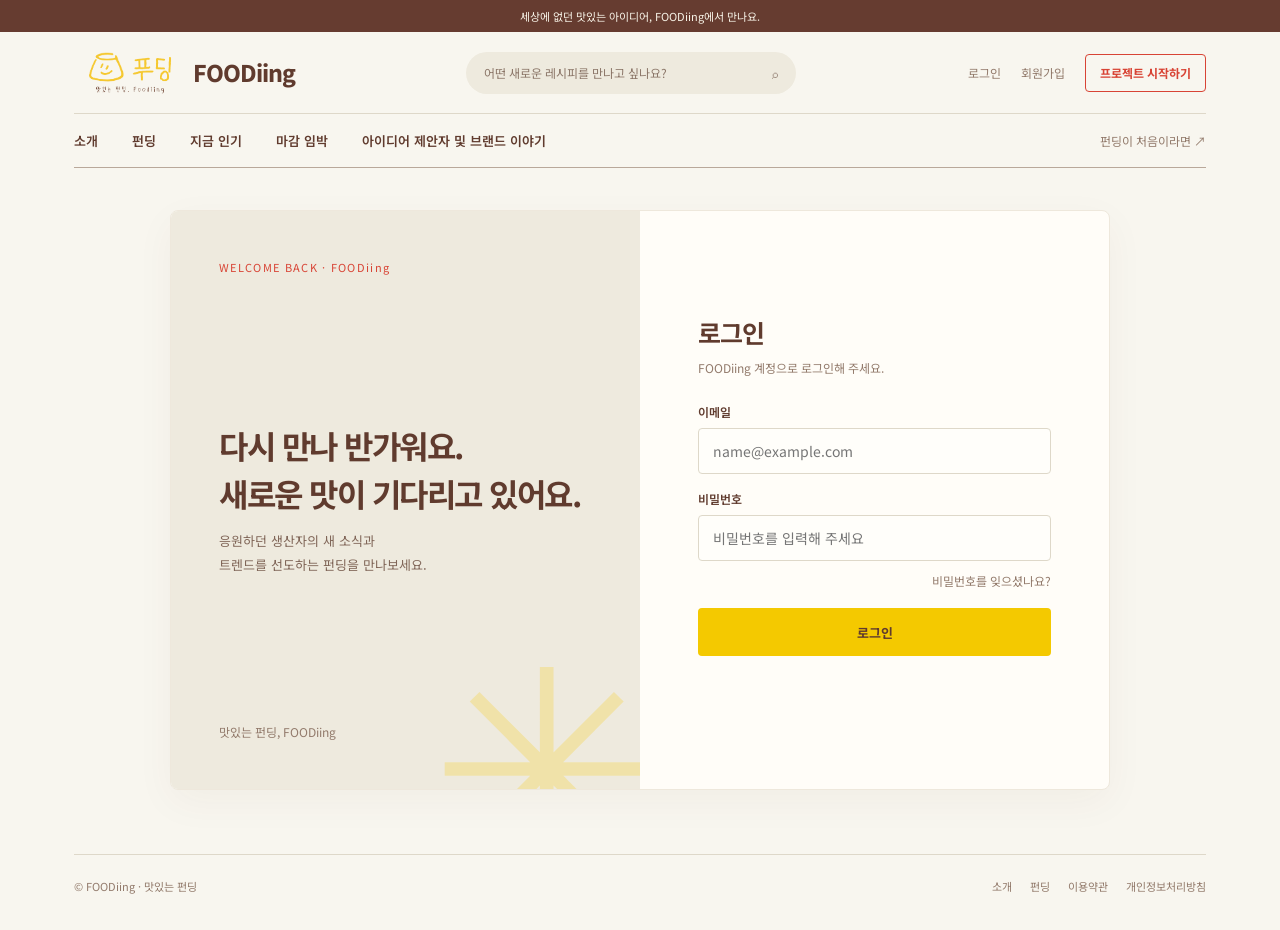
<file: project-start.html>
<!doctype html>
<html lang="ko">
<head>
<meta charset="utf-8">
<meta name="viewport" content="width=device-width, initial-scale=1">
<meta name="theme-color" content="#f8f6ef">
<title>프로젝트 시작하기 | FOODiing</title>
<link rel="preconnect" href="https://fonts.googleapis.com">
<link rel="preconnect" href="https://fonts.gstatic.com" crossorigin>
<link href="https://fonts.googleapis.com/css2?family=Noto+Sans+KR:wght@400;500;600;700;800&display=swap" rel="stylesheet">
<link rel="stylesheet" href="style.css">
</head>
<body>
<div class="announce">세상에 없던 맛있는 아이디어, FOODiing에서 만나요.</div>
<div class="wrap">
<header class="site-header" id="site-header">
  <div class="top">
    <a class="brand" href="index.html"><img src="FOODiing-logo-transparent.png" alt="" width="112" height="56"><span class="brandname">FOODiing</span></a>
    <div class="search" role="search"><span>어떤 새로운 레시피를 만나고 싶나요?</span><span aria-hidden="true">⌕</span></div>
    <div class="actions">
      <a class="d-only" href="login.html">로그인</a>
      <a class="d-only" href="signup.html">회원가입</a>
      <a class="btn btn-outline" href="project-start.html">프로젝트 시작하기</a>
      <button class="menu-toggle" type="button" aria-expanded="false" aria-controls="site-nav" aria-label="메뉴 열기"><span></span><span></span><span></span></button>
    </div>
  </div>
  <nav class="nav" id="site-nav" aria-label="주요 메뉴">
      <a href="introduction.html">소개</a>
      <a href="funding.html">펀딩</a>
      <a href="funding.html#projects">지금 인기</a>
      <a href="funding.html#projects">마감 임박</a>
      <a href="introduction.html#story">아이디어 제안자 및 브랜드 이야기</a>
      <a class="nav-aside" href="index.html">펀딩이 처음이라면 ↗</a>
      <div class="nav-extra">
        <div class="search" role="search"><span>어떤 새로운 레시피를 만나고 싶나요?</span><span aria-hidden="true">⌕</span></div>
        <div class="row"><a class="btn btn-ghost" href="login.html">로그인</a><a class="btn btn-ghost" href="signup.html">회원가입</a></div>
        <a class="btn btn-gold" href="project-start.html">프로젝트 시작하기</a>
      </div>
  </nav>
</header>
<main>
  <section class="page-hero maker-hero">
    <div class="eyebrow">FOR MAKERS · FOODiing</div>
    <h1>프로젝트 시작하기</h1>
    <p>프로젝트 진행에 필요한 정보를 입력해 주세요.</p>
  </section>

  <form class="panel maker-form" id="project-form">
    <section class="maker-section">
      <h2>제품 및 생산 정보 <span class="required">필수</span></h2>
      <div class="info-box"><span class="info-icon" aria-hidden="true">i</span><div><strong>펀딩 목표 금액 자동 산출</strong><p>제품명과 재료를 입력하면 FOODiing의 카테고리별 표준 제조원가와 최소 생산 기준을 반영해 권장 펀딩 목표 금액을 계산해 드려요.</p></div></div>
      <div class="sample-bar"><span>시연용: 두쫀쿠(50g, 1개입) 레시피·원가 조건과 메이커 정보를 한 번에 채워요.</span><button type="button" class="btn btn-ghost" id="fill-sample">예시 채우기</button></div>
      <div class="field"><label for="product-name">제품명 <span class="required">필수</span></label><input id="product-name" type="text" placeholder="예: 두바이 쫀득 쿠키" required></div>
      <div class="field">
        <label>재료 정보 <span class="required">필수</span></label>
        <p class="field-help">제품 1개를 만드는 데 필요한 재료별 사용량과 단위당 가격을 입력해 주세요. 예: 피스타치오 10g, 1g당 20원</p>
        <div id="ingredient-list"><div class="ingredient-row">
          <input class="ingredient-name" type="text" placeholder="재료명" aria-label="재료명" required>
          <input class="ingredient-amount" type="number" min="0.01" step="any" placeholder="사용량" aria-label="제품 1개당 사용량" required>
          <select class="ingredient-unit" aria-label="사용 단위"><option value="g">g</option><option value="ml">ml</option><option value="개">개</option></select>
          <input class="ingredient-price" type="number" min="0" step="any" placeholder="단위당 가격(원)" aria-label="단위당 가격" required>
          <button type="button" class="remove-ingredient" aria-label="재료 삭제">×</button>
        </div></div>
        <button type="button" class="btn btn-outline" id="add-ingredient">+ 재료 추가</button>
      </div>
      <div class="field">
        <label for="main-category">대표 카테고리 <span class="required">필수</span></label>
        <p class="field-help">카테고리를 선택하면 FOODiing의 카테고리별 표준 제조 기준으로 권장 생산 수량과 목표 금액을 계산합니다.</p>
        <select id="main-category" required>
          <option value="">카테고리를 선택해 주세요</option>
          <option value="푸드 &gt; 디저트·간식">푸드 &gt; 디저트·간식</option>
          <option value="푸드 &gt; 베이커리">푸드 &gt; 베이커리</option>
          <option value="푸드 &gt; 음료·커피">푸드 &gt; 음료·커피</option>
          <option value="푸드 &gt; 간편식">푸드 &gt; 간편식</option>
          <option value="푸드 &gt; 밀키트">푸드 &gt; 밀키트</option>
          <option value="푸드 &gt; 해당 없음">푸드 &gt; 해당 없음</option>
        </select>
      </div>
      <div class="field amount-field"><label for="selling-price">소비자 판매가 (VAT 포함) <span class="required">필수</span></label><input id="selling-price" type="number" min="1" step="any" placeholder="예: 5000" required></div>
      <div class="cost-result" id="cost-result" aria-live="polite">
        <div class="cost-result-header"><strong>FOODiing 상품화 예상 결과</strong><span>신세계푸드 제조 단계 기준</span></div>
        <div class="result-item"><span>생산·판매 수량 (손익분기 판매량 기준)</span><strong id="recommended-quantity">산출 대기</strong></div>
        <table class="pl-table" id="pl-table" hidden><thead><tr><th>항목</th><th>개당</th><th id="pl-total-head">손익분기 기준</th><th>10,000개 전량 판매</th></tr></thead><tbody id="pl-body"></tbody></table>
        <div class="recommended-goal"><span>FOODiing 권장 최소 펀딩 목표 금액</span><strong id="recommended-goal">산출 대기</strong><small id="goal-description">제품 정보와 카테고리를 입력하면 자동으로 산출됩니다.</small></div>
      </div>
      <p class="field-help">※ 원재료 단가는 공개 판매가격 기준이며, 제조 인건비·제조경비·포장비·물류비, 창작자 로열티 5%, 초기 개발·출시비 500만 원은 실제 견적이 아닌 모의 사업 가정입니다. 실제 생산 수량과 목표 금액은 신세계푸드의 제조 가능성 및 최종 원가 검토 후 확정됩니다.</p>
      <div class="notice-box">
        <div class="notice-title">
          <span class="notice-icon" aria-hidden="true">!</span>
          <strong>펀딩 진행 및 상품화 관련 유의사항</strong>
        </div>
        <ul>
          <li>펀딩 목표 금액 100% 달성 시 상품화가 자동으로 확정되는 것은 아닙니다.</li>
          <li>목표 달성 후 신세계푸드의 내부 심사를 통해 제조 가능 여부, 원재료 수급, 품질 및 생산 일정 등을 검토합니다.</li>
          <li>심사 결과에 따라 실제 제조원가, 생산 수량, 제품 사양 및 최종 판매 조건을 메이커와 협의합니다.</li>
          <li>제조 가능 여부 및 최종 조건에 대한 협의가 완료된 경우에 한해 상품화가 진행됩니다.</li>
          <li>심사 결과 제조가 어렵거나 최종 조건에 합의하지 못하는 경우 프로젝트가 진행되지 않을 수 있습니다.</li>
        </ul>
      </div>
    </section>

    <section class="maker-section">
      <h2>메이커 유형 <span class="required">필수</span></h2>
      <div class="field"><label for="maker-country">사업자 등록증 기준 국가</label><div class="country-row"><span class="flag" aria-hidden="true">🇰🇷</span><select id="maker-country" required><option value="KR">한국 (KR)</option><option value="US">미국 (US)</option><option value="JP">일본 (JP)</option><option value="ETC">기타</option></select><span class="country-change">국가 변경</span></div></div>
      <fieldset class="fieldset"><legend>사업자 유형 <span class="required">필수</span></legend><div class="choice-group"><label class="choice"><input type="radio" name="business-type" value="개인" required><span>개인</span></label><label class="choice"><input type="radio" name="business-type" value="개인사업자"><span>개인사업자</span></label><label class="choice"><input type="radio" name="business-type" value="법인사업자"><span>법인사업자</span></label></div></fieldset>
      <div class="field"><label for="identity-file">신분증</label><label class="upload-control" for="identity-file"><span>첨부 파일 업로드</span><strong>업로드</strong></label><input class="visually-hidden" id="identity-file" type="file" accept="image/*,.pdf"></div>
      <div class="fields"><div class="field"><label for="representative">대표자명</label><input id="representative" autocomplete="name" placeholder="대표자명을 입력해 주세요" required></div><div class="field"><label for="tax-email">세금계산서 발행 이메일</label><input id="tax-email" type="email" placeholder="name@example.com"></div><div class="field"><label for="representative-email">대표자 이메일</label><input id="representative-email" type="email" placeholder="name@example.com" required></div><div class="field"><label for="residence">거주지 <span class="required">*</span></label><select id="residence" required><option value="">선택해 주세요</option><option>서울특별시</option><option selected>경기도</option><option>부산광역시</option><option>인천광역시</option><option>강원특별자치도</option><option>충청북도</option><option>충청남도</option><option>전북특별자치도</option><option>전라남도</option><option>경상북도</option><option>경상남도</option><option>제주특별자치도</option><option>해외</option></select></div></div>
    </section>

    <section class="maker-section">
      <h2>보조 카테고리</h2>
      <div class="info-box"><span class="info-icon" aria-hidden="true">i</span><div><strong>카테고리 정보</strong></div></div>
      <div class="field"><label for="sub-category">보조 카테고리 <span class="optional">(선택)</span></label><p class="field-help">프로젝트를 더 많은 카테고리에 노출할 수 있도록 선택해 주세요.</p><select id="sub-category"><option value="">카테고리 선택</option><option>푸드 &gt; 디저트·간식</option><option>푸드 &gt; 베이커리</option><option>푸드 &gt; 음료·커피</option><option>푸드 &gt; 간편식</option><option>푸드 &gt; 밀키트</option></select></div>
    </section>

    <section class="maker-section">
      <h2>성인 인증 필요 여부 <span class="optional">(선택)</span></h2>
      <a class="guide-link" href="https://www.wadiz.io/web/maker/makercenter/board/basic/1438" target="_blank" rel="noreferrer">성인 인증 프로젝트 가이드 ↗</a>
      <p class="field-help">19세 이상만 사용할 수 있는 리워드가 포함된 경우 선택해 주세요. 선택 시 성인 인증을 완료한 서포터만 프로젝트에 참여할 수 있어요.</p>
      <label class="check-card"><input id="adult-required" type="checkbox"><span><strong>성인 인증이 필요한 리워드가 포함되어 있어요.</strong><small>무알콜 주류 및 전통주, 레이저 포인트, 성인용품·서비스, 담배 등 성인 인증이 필요한 리워드가 1개 이상 포함되어 있어요.</small></span></label>
    </section>

    <section class="maker-section">
      <h2>배송 유형 <span class="required">필수</span></h2>
      <div class="shipping-options"><label class="shipping-card"><input type="radio" name="shipping" value="배송 있음" required><span><strong>배송 있음</strong><small>프로젝트에 택배, 화물, 직접 배송 등의 방식으로 전달하는 리워드가 1개 이상 포함되어 있어요.</small></span></label><label class="shipping-card"><input type="radio" name="shipping" value="배송 없이 전달"><span><strong>배송 없이 전달</strong><small>모든 리워드를 파일 전송, 예매권, 바우처, 픽업 등의 방식으로 배송 없이 전달해요.</small></span></label></div>
    </section>

    <div class="maker-submit"><button class="btn btn-gold" type="submit">저장하고 다음</button><p class="hint">입력한 내용은 현재 브라우저에 임시 저장됩니다.</p><div class="message" id="message" aria-live="polite"></div></div>
  </form>
</main>
<footer class="footer">
  <span>© FOODiing · 맛있는 펀딩</span>
  <nav aria-label="푸터 메뉴"><a href="introduction.html">소개</a><a href="funding.html">펀딩</a><a href="#">이용약관</a><a href="#">개인정보처리방침</a></nav>
</footer>
</div>
<script src="script.js"></script>
<script>
const currentUser = JSON.parse(localStorage.getItem('foodiing-current-user') || 'null');
if (!currentUser) { alert('프로젝트를 시작하려면 먼저 로그인해 주세요.'); location.replace('login.html'); }
const form = document.querySelector('#project-form');
if (currentUser) {
  document.querySelector('#representative').value = currentUser.name || '';
  document.querySelector('#representative-email').value = currentUser.email || '';
}
const ingredientList = document.querySelector('#ingredient-list');
const formatWon = value => `${Math.round(value).toLocaleString('ko-KR')}원`;
const MODEL = { yieldRate: 0.95, vat: 1.1, labor: 720, overhead: 150, packaging: 300, logistics: 200, royalty: 0.05, setup: 5000000, channel: 0.10 };
const signedWon = value => `${value < 0 ? '-' : ''}${Math.abs(Math.round(value)).toLocaleString('ko-KR')}원`;

document.querySelector('#add-ingredient').addEventListener('click', () => {
  const row = document.createElement('div');
  row.className = 'ingredient-row';
  row.innerHTML = `<input class="ingredient-name" type="text" placeholder="재료명" aria-label="재료명" required>
    <input class="ingredient-amount" type="number" min="0.01" step="any" placeholder="사용량" aria-label="제품 1개당 사용량" required>
    <select class="ingredient-unit" aria-label="사용 단위"><option value="g">g</option><option value="ml">ml</option><option value="개">개</option></select>
    <input class="ingredient-price" type="number" min="0" step="any" placeholder="단위당 가격(원)" aria-label="단위당 가격" required>
    <button type="button" class="remove-ingredient" aria-label="재료 삭제">×</button>`;
  ingredientList.appendChild(row);
  calculateCost();
});

ingredientList.addEventListener('click', event => {
  if (!event.target.classList.contains('remove-ingredient')) return;
  if (ingredientList.children.length === 1) {
    alert('최소 1개의 재료는 입력해야 합니다.');
    return;
  }
  event.target.closest('.ingredient-row').remove();
  calculateCost();
});

function calculateCost() {
  const category = document.querySelector('#main-category').value;
  const price = Number(document.querySelector('#selling-price').value) || 0;
  let rawPerUnit = 0;
  document.querySelectorAll('.ingredient-row').forEach(row => {
    rawPerUnit += (Number(row.querySelector('.ingredient-amount').value) || 0) *
      (Number(row.querySelector('.ingredient-price').value) || 0);
  });

  const quantityElement = document.querySelector('#recommended-quantity');
  const goalElement = document.querySelector('#recommended-goal');
  const descriptionElement = document.querySelector('#goal-description');
  const table = document.querySelector('#pl-table');
  const plBody = document.querySelector('#pl-body');

  if (!category || !rawPerUnit || !price) {
    quantityElement.textContent = '산출 대기';
    goalElement.textContent = '산출 대기';
    table.hidden = true;
    descriptionElement.textContent = '카테고리, 재료, 판매가를 입력하면 자동으로 산출됩니다.';
    return null;
  }

  const m = MODEL;
  const ingredientCost = Math.round(rawPerUnit / m.vat / m.yieldRate);
  const unitCost = ingredientCost + m.labor + m.overhead + m.packaging + m.logistics;
  const netRevenue = price / m.vat;
  const distributionMargin = netRevenue * m.channel;
  const supplyRevenue = netRevenue - distributionMargin;
  const royalty = supplyRevenue * m.royalty;
  const balance = supplyRevenue - unitCost - royalty;
  const breakEvenQuantity = balance > 0 ? Math.ceil(m.setup / balance) : 0;
  if (!breakEvenQuantity) {
    table.hidden = true;
    quantityElement.textContent = '산출 불가';
    goalElement.textContent = '산출 불가';
    descriptionElement.textContent = '개당 잔액이 0 이하여서 손익분기를 산출할 수 없습니다.';
    return null;
  }

  const quantity = breakEvenQuantity;
  const setupPerUnit = m.setup / quantity;
  const profitPerUnit = balance - setupPerUnit;
  const recommendedGoal = quantity * price;
  const rows = [
    ['원재료비 (수율 95%·매입세액 공제)', ingredientCost],
    ['제조 인건비', m.labor], ['제조경비', m.overhead], ['포장비', m.packaging], ['물류비', m.logistics],
    ['제조·포장·물류비 합계', unitCost, 'sum'],
    ['신세계푸드 매출 (납품가 기준)', supplyRevenue, 'sum'], ['제조·포장·물류비', -unitCost], ['창작자 로열티 (5%)', -royalty],
    ['초기비용 차감 전 잔액', balance, 'sum'], ['초기 개발·출시비', -setupPerUnit], ['최종 예상 손익', profitPerUnit, 'sum']
  ];
  plBody.innerHTML = rows.map(([label, value, className]) => {
    const isSetup = label === '초기 개발·출시비';
    const isProfit = label === '최종 예상 손익';
    const fullScale = isSetup ? -m.setup : isProfit ? balance * 10000 - m.setup : value * 10000;
    const breakeven = isSetup || isProfit ? '—' : signedWon(value * quantity);
    return `<tr class="${className || ''}"><td>${label}</td><td>${isSetup || isProfit ? '—' : signedWon(value)}</td><td>${breakeven}</td><td>${signedWon(fullScale)}</td></tr>`;
  }).join('');
  document.querySelector('#pl-total-head').textContent = `손익분기 ${quantity.toLocaleString('ko-KR')}개 기준`;
  table.hidden = false;
  quantityElement.textContent = `${quantity.toLocaleString('ko-KR')}개`;
  goalElement.textContent = formatWon(recommendedGoal);
  descriptionElement.textContent = `손익분기 판매량 ${quantity.toLocaleString('ko-KR')}개 × 판매가 ${formatWon(price)} 기준입니다. 최종 금액은 제조 심사 후 확정됩니다.`;
  return {
    category, ingredientPerUnit: rawPerUnit, ingredientCost,
    processPerUnit: unitCost - ingredientCost, variableCostPerUnit: unitCost,
    sellingPrice: price, netRevenuePerUnit: netRevenue, distributionMarginPerUnit: distributionMargin,
    supplyRevenuePerUnit: supplyRevenue, royaltyPerUnit: royalty, balancePerUnit: balance,
    setupCost: m.setup, breakEvenQuantity, recommendedQuantity: quantity,
    recommendedGoal, expectedProfit: profitPerUnit * quantity
  };
}

document.querySelector('#fill-sample').addEventListener('click', () => {
  const list = document.querySelector('#ingredient-list');
  while (list.children.length > 1) list.lastElementChild.remove();
  const items = [
    ['피스타치오 페이스트', 12, 74],
    ['냉동 카다이프', 10, 12.4],
    ['마시멜로', 18, 160 / 18],
    ['무가염 버터', 5, 16.6],
    ['화이트 커버춰 초콜릿', 4, 28.5],
    ['코코아파우더', 1, 68]
  ];
  items.forEach((_, index) => {
    if (index > 0) document.querySelector('#add-ingredient').click();
  });
  [...list.children].forEach((row, index) => {
    row.querySelector('.ingredient-name').value = items[index][0];
    row.querySelector('.ingredient-amount').value = items[index][1];
    row.querySelector('.ingredient-unit').value = 'g';
    row.querySelector('.ingredient-price').value = items[index][2];
  });

  document.querySelector('#product-name').value = '두바이 쫀득 쿠키 (두쫀쿠 50g, 1개입)';
  document.querySelector('#main-category').value = '푸드 > 디저트·간식';
  document.querySelector('#selling-price').value = 5000;
  document.querySelector('input[name="business-type"][value="개인"]').checked = true;
  document.querySelector('input[name="shipping"][value="배송 있음"]').checked = true;
  const taxEmail = document.querySelector('#tax-email');
  if (!taxEmail.value) taxEmail.value = document.querySelector('#representative-email').value;
  calculateCost();
  document.querySelector('#message').textContent = '두쫀쿠 재료와 프로젝트 기본 정보를 채웠습니다. 필요한 내용을 수정한 뒤 저장해 주세요.';
});

form.addEventListener('input', calculateCost);
form.addEventListener('change', calculateCost);
document.querySelector('#main-category').addEventListener('change', calculateCost);
form.addEventListener('submit', event => {
  event.preventDefault();
  if (!form.reportValidity()) return;
  const costs = calculateCost();
  if (!costs || costs.recommendedGoal <= 0) {
    alert('제품 정보와 카테고리를 입력해 주세요.');
    return;
  }
  const projectMakerData = {
    productName: document.querySelector('#product-name').value.trim(),
    ingredients: [...document.querySelectorAll('.ingredient-row')].map(row => ({
      name: row.querySelector('.ingredient-name').value.trim(),
      amount: Number(row.querySelector('.ingredient-amount').value),
      unit: row.querySelector('.ingredient-unit').value,
      unitPrice: Number(row.querySelector('.ingredient-price').value)
    })),
    productionQuantity: costs.recommendedQuantity,
    categoryStandard: costs.category,
    costs,
    goalAmount: costs.recommendedGoal,
    country: document.querySelector('#maker-country').value,
    businessType: document.querySelector('input[name="business-type"]:checked').value,
    identityFileName: document.querySelector('#identity-file').files[0]?.name || '',
    representative: document.querySelector('#representative').value.trim(),
    taxEmail: document.querySelector('#tax-email').value.trim(),
    representativeEmail: document.querySelector('#representative-email').value.trim(),
    residence: document.querySelector('#residence').value,
    mainCategory: document.querySelector('#main-category').value,
    subCategory: document.querySelector('#sub-category').value,
    adultRequired: document.querySelector('#adult-required').checked,
    shipping: document.querySelector('input[name="shipping"]:checked').value,
    createdAt: new Date().toISOString()
  };
  ['foodiing-project-detail','foodiing-project-meeting','foodiing-funding-done'].forEach(k => localStorage.removeItem(k));
  localStorage.setItem('foodiing-project-maker', JSON.stringify(projectMakerData));
  window.location.href = 'project-detail.html';
});

calculateCost();
</script>
</body>
</html>
</file>
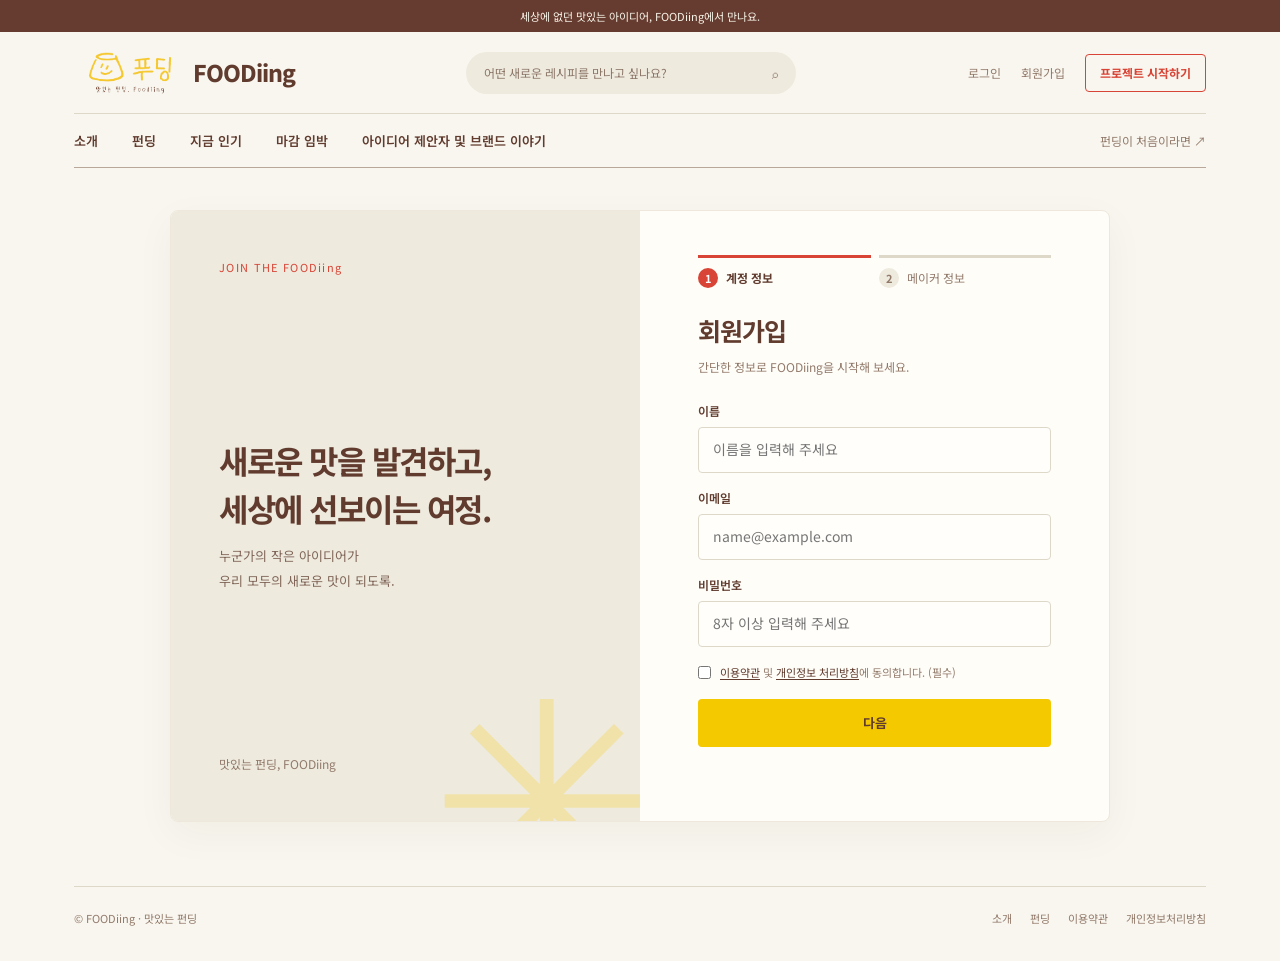
<file: signup.html>
<!doctype html>
<html lang="ko">
<head>
<meta charset="utf-8">
<meta name="viewport" content="width=device-width, initial-scale=1">
<meta name="theme-color" content="#f8f6ef">
<title>회원가입 | FOODiing</title>
<link rel="preconnect" href="https://fonts.googleapis.com">
<link rel="preconnect" href="https://fonts.gstatic.com" crossorigin>
<link href="https://fonts.googleapis.com/css2?family=Noto+Sans+KR:wght@400;500;600;700;800&display=swap" rel="stylesheet">
<link rel="stylesheet" href="style.css">
</head>
<body>
<div class="announce">세상에 없던 맛있는 아이디어, FOODiing에서 만나요.</div>
<div class="wrap">
<header class="site-header" id="site-header">
  <div class="top">
    <a class="brand" href="index.html"><img src="FOODiing-logo-transparent.png" alt="" width="112" height="56"><span class="brandname">FOODiing</span></a>
    <div class="search" role="search"><span>어떤 새로운 레시피를 만나고 싶나요?</span><span aria-hidden="true">⌕</span></div>
    <div class="actions">
      <a class="d-only" href="login.html">로그인</a>
      <a class="d-only" href="signup.html">회원가입</a>
      <a class="btn btn-outline" href="project-start.html">프로젝트 시작하기</a>
      <button class="menu-toggle" type="button" aria-expanded="false" aria-controls="site-nav" aria-label="메뉴 열기"><span></span><span></span><span></span></button>
    </div>
  </div>
  <nav class="nav" id="site-nav" aria-label="주요 메뉴">
      <a href="introduction.html">소개</a>
      <a href="funding.html">펀딩</a>
      <a href="funding.html#projects">지금 인기</a>
      <a href="funding.html#projects">마감 임박</a>
      <a href="introduction.html#story">아이디어 제안자 및 브랜드 이야기</a>
      <a class="nav-aside" href="index.html">펀딩이 처음이라면 ↗</a>
      <div class="nav-extra">
        <div class="search" role="search"><span>어떤 새로운 레시피를 만나고 싶나요?</span><span aria-hidden="true">⌕</span></div>
        <div class="row"><a class="btn btn-ghost" href="login.html">로그인</a><a class="btn btn-ghost" href="signup.html">회원가입</a></div>
        <a class="btn btn-gold" href="project-start.html">프로젝트 시작하기</a>
      </div>
  </nav>
</header>

<main>
  <section class="auth">
    <div class="visual">
      <div class="kicker">JOIN THE FOODiing</div>
      <div>
        <h1>새로운 맛을 발견하고,<br>세상에 선보이는 여정.</h1>
        <p>누군가의 작은 아이디어가<br>우리 모두의 새로운 맛이 되도록.</p>
      </div>
      <div class="motto">맛있는 펀딩, FOODiing</div>
    </div>

    <div class="formside">

      <ol class="signup-steps" aria-label="가입 단계">
        <li class="signup-step active" id="progress1"><span>1</span>계정 정보</li>
        <li class="signup-step" id="progress2"><span>2</span>메이커 정보</li>
      </ol>

      <!-- STEP 1 : 계정 정보 -->
      <div id="step1">
        <h2>회원가입</h2>
        <p class="sub">간단한 정보로 FOODiing을 시작해 보세요.</p>

        <form id="signup-form">
          <div class="field"><label for="name">이름</label><input id="name" type="text" placeholder="이름을 입력해 주세요" autocomplete="name" required></div>
          <div class="field"><label for="email">이메일</label><input id="email" type="email" placeholder="name@example.com" autocomplete="email" required></div>
          <div class="field"><label for="password">비밀번호</label><input id="password" type="password" placeholder="8자 이상 입력해 주세요" minlength="8" autocomplete="new-password" required></div>
          <label class="agree"><input id="terms" type="checkbox" required><span><a href="#">이용약관</a> 및 <a href="#">개인정보 처리방침</a>에 동의합니다. (필수)</span></label>
          <button class="btn btn-gold btn-block" type="submit">다음</button>
          <div class="message" id="message" aria-live="polite"></div>
        </form>

        <!-- <div class="divider">또는</div>
        <button class="social" type="button" id="kakao">🟡 카카오로 시작하기</button>
        <p class="switch">이미 계정이 있으신가요?<a href="login.html">로그인</a></p> -->
      </div>

      <!-- STEP 2 : 메이커 정보 -->
      <div id="step2" class="hidden">
        <h2>메이커 정보</h2>
        <p class="sub">프로젝트를 시작하기 위한 기본 정보를 알려주세요.</p>

        <form id="maker-form">
          <div class="field">
            <label for="country">국가</label>
            <select id="country" required>
              <option value="">선택해 주세요</option>
              <option value="KR">대한민국</option>
              <option value="US">미국</option>
              <option value="JP">일본</option>
              <option value="ETC">기타</option>
            </select>
          </div>

          <fieldset class="fieldset">
            <legend>사업자 등록 여부 <span class="required">*</span></legend>
            <div class="choice-group">
              <label class="choice">
                <input type="radio" name="businessType" value="없음" required>
                <span>사업자등록증 없음</span>
              </label>
              <label class="choice">
                <input type="radio" name="businessType" value="있음">
                <span>사업자등록증 있음</span>
              </label>
            </div>
          </fieldset>

          <div class="field">
            <label for="residence">거주지</label>
            <select id="residence" required>
              <option value="">선택해 주세요</option>
              <option>서울</option><option>부산</option><option>대구</option><option>인천</option>
              <option>광주</option><option>대전</option><option>울산</option><option>세종</option>
              <option>경기</option><option>강원</option><option>충북</option><option>충남</option>
              <option>전북</option><option>전남</option><option>경북</option><option>경남</option>
              <option>제주</option><option>해외</option>
            </select>
          </div>

          <div class="field">
            <label for="category">카테고리 <span class="required">*</span></label>
            <select id="category" name="category" required>
              <option value="" disabled selected>카테고리를 선택해 주세요</option>
              <option value="베이커리">베이커리</option>
              <option value="디저트">디저트</option>
              <option value="간편식">간편식</option>
              <option value="밀키트">밀키트</option>
              <option value="음료·커피">음료·커피</option>
              <option value="기타">기타</option>
            </select>
          </div>

          <div class="field">
            <label for="language">콘텐츠 언어</label>
            <select id="language" required>
              <option value="">선택해 주세요</option>
              <option value="ko">한국어</option>
              <option value="en">English</option>
            </select>
          </div>
          <label class="agree"><input id="marketing" type="checkbox"><span>이벤트·혜택 등 마케팅 정보 수신에 동의합니다. (선택)</span></label>

          <div class="btn-row">
            <button class="btn btn-ghost btn-block" type="button" id="back">이전</button>
            <button class="btn btn-gold btn-block" type="submit">가입 완료</button>
          </div>
          <div class="message" id="maker-message" aria-live="polite"></div>
        </form>
      </div>

    </div>
  </section>
</main>

<footer class="footer">
  <span>© FOODiing · 맛있는 펀딩</span>
  <nav aria-label="푸터 메뉴"><a href="introduction.html">소개</a><a href="funding.html">펀딩</a><a href="#">이용약관</a><a href="#">개인정보처리방침</a></nav>
</footer>
</div>

<script src="script.js"></script>
<script>
const signupForm = document.querySelector('#signup-form');
const makerForm = document.querySelector('#maker-form');

const step1 = document.querySelector('#step1');
const step2 = document.querySelector('#step2');

const msg = document.querySelector('#message');
const makerMsg = document.querySelector('#maker-message');

let accountData = {};

signupForm.addEventListener('submit', e => {
  e.preventDefault();

  if (!signupForm.reportValidity()) return;

  accountData = {
    name: document.querySelector('#name').value.trim(),
    email: document.querySelector('#email').value.trim(),
    password: document.querySelector('#password').value
  };

  const users = JSON.parse(localStorage.getItem('foodiing-users') || '[]');
  if (users.some(user => user.email.toLowerCase() === accountData.email.toLowerCase())) {
    msg.textContent = '이미 가입된 이메일입니다.';
    return;
  }

  step1.classList.add('hidden');
  step2.classList.remove('hidden');

  document.querySelector('#progress2').classList.add('active');

  window.scrollTo({ top: 0, behavior: 'smooth' });
});

// 이전 단계
document.querySelector('#back').addEventListener('click', () => {
  step2.classList.add('hidden');
  step1.classList.remove('hidden');

  document.querySelector('#progress2').classList.remove('active');

  window.scrollTo({ top: 0, behavior: 'smooth' });
});

// 최종 회원가입
makerForm.addEventListener('submit', e => {
  e.preventDefault();

  if (!makerForm.reportValidity()) return;

  const makerData = {
    country: document.querySelector('#country').value,

    businessType:
      document.querySelector('input[name="businessType"]:checked').value,

    residence: document.querySelector('#residence').value,

    category: document.querySelector('#category').value,

    contentLanguage: document.querySelector('#language').value,

    referralCode: document.querySelector('#referral')?.value.trim() || '',

    marketingConsent:
      document.querySelector('#marketing').checked
  };

  try {
    const users = JSON.parse(localStorage.getItem('foodiing-users') || '[]');
    users.push({ ...accountData, maker: makerData });
    localStorage.setItem('foodiing-users', JSON.stringify(users));
  } catch (error) {
    makerMsg.textContent = '가입 정보를 저장하지 못했습니다. 다시 시도해 주세요.';
    return;
  }

  window.location.replace('login.html');
});

// 카카오 로그인은 시연용 안내
const kakaoButton = document.querySelector('#kakao');
if (kakaoButton) kakaoButton.addEventListener('click', () => {
  msg.textContent = '카카오 로그인은 실제 연동이 필요한 기능입니다.';
});
</script>
</body>
</html>
</file>
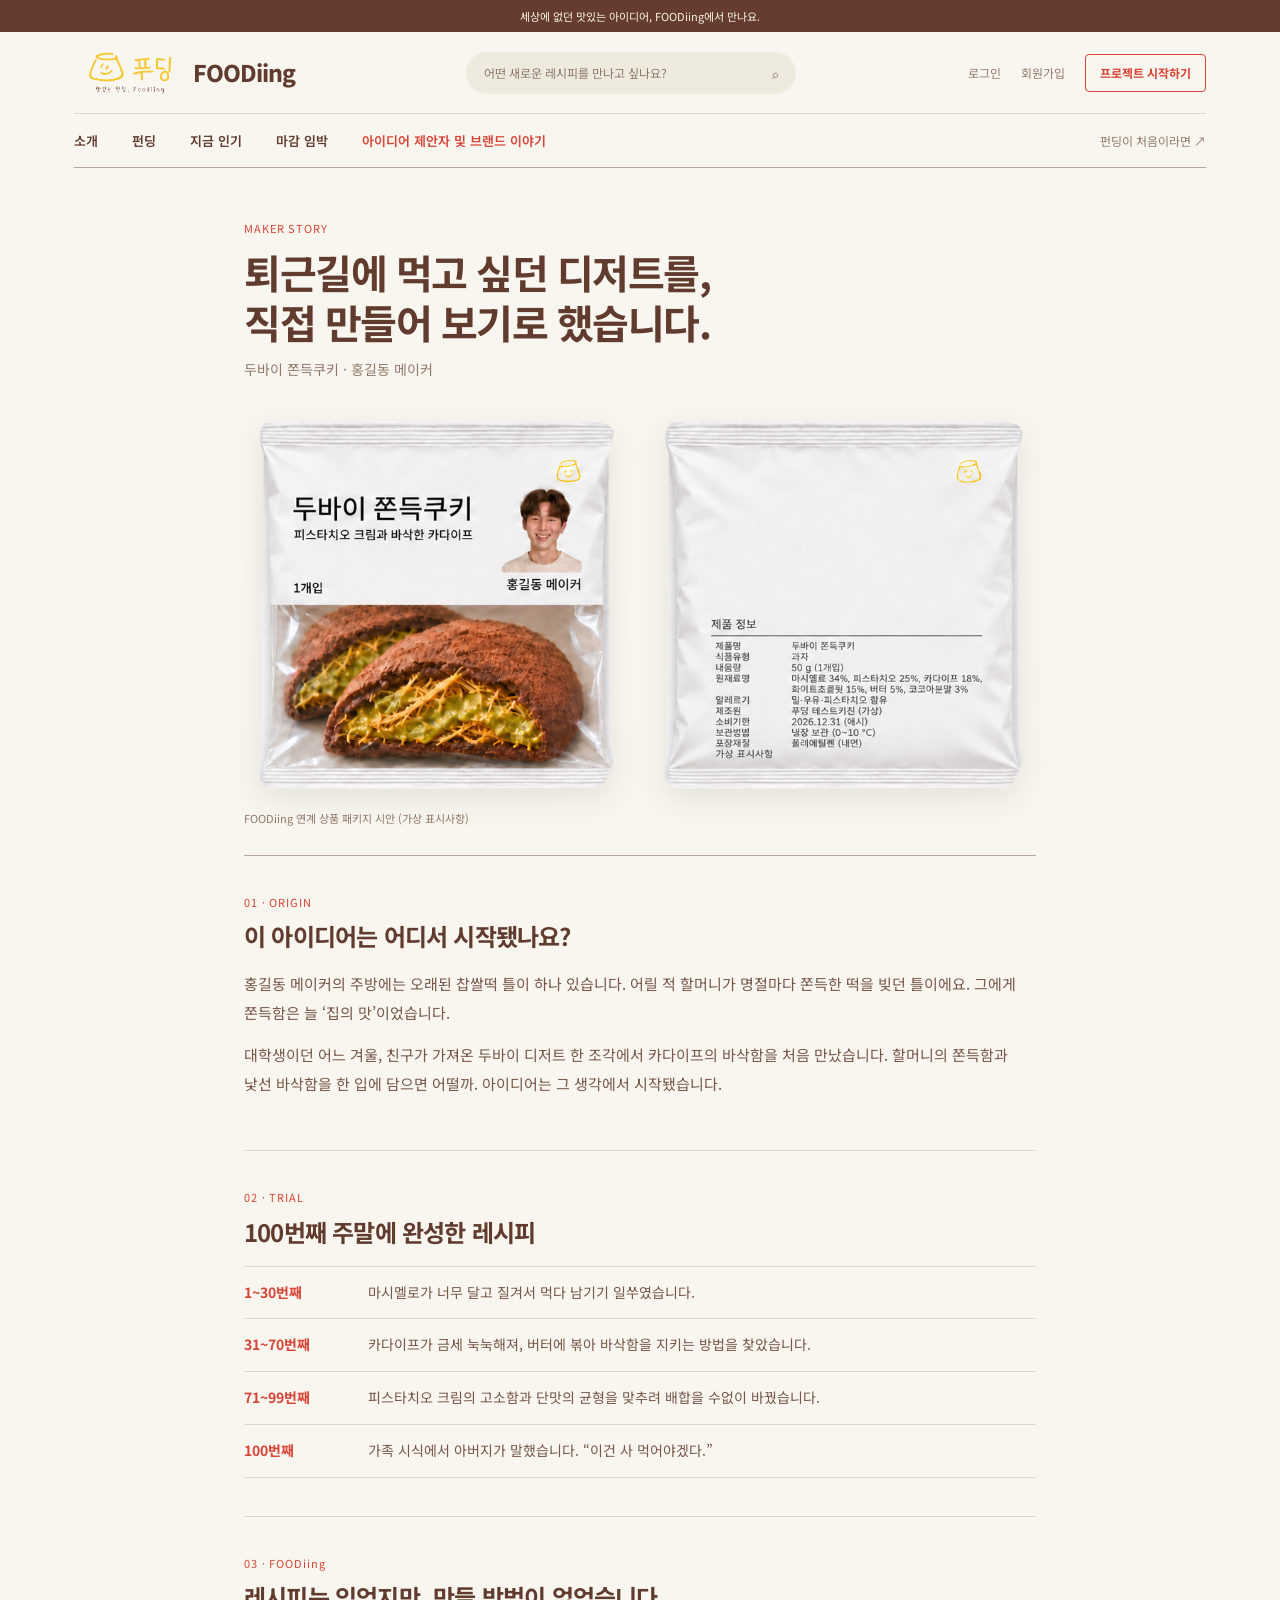
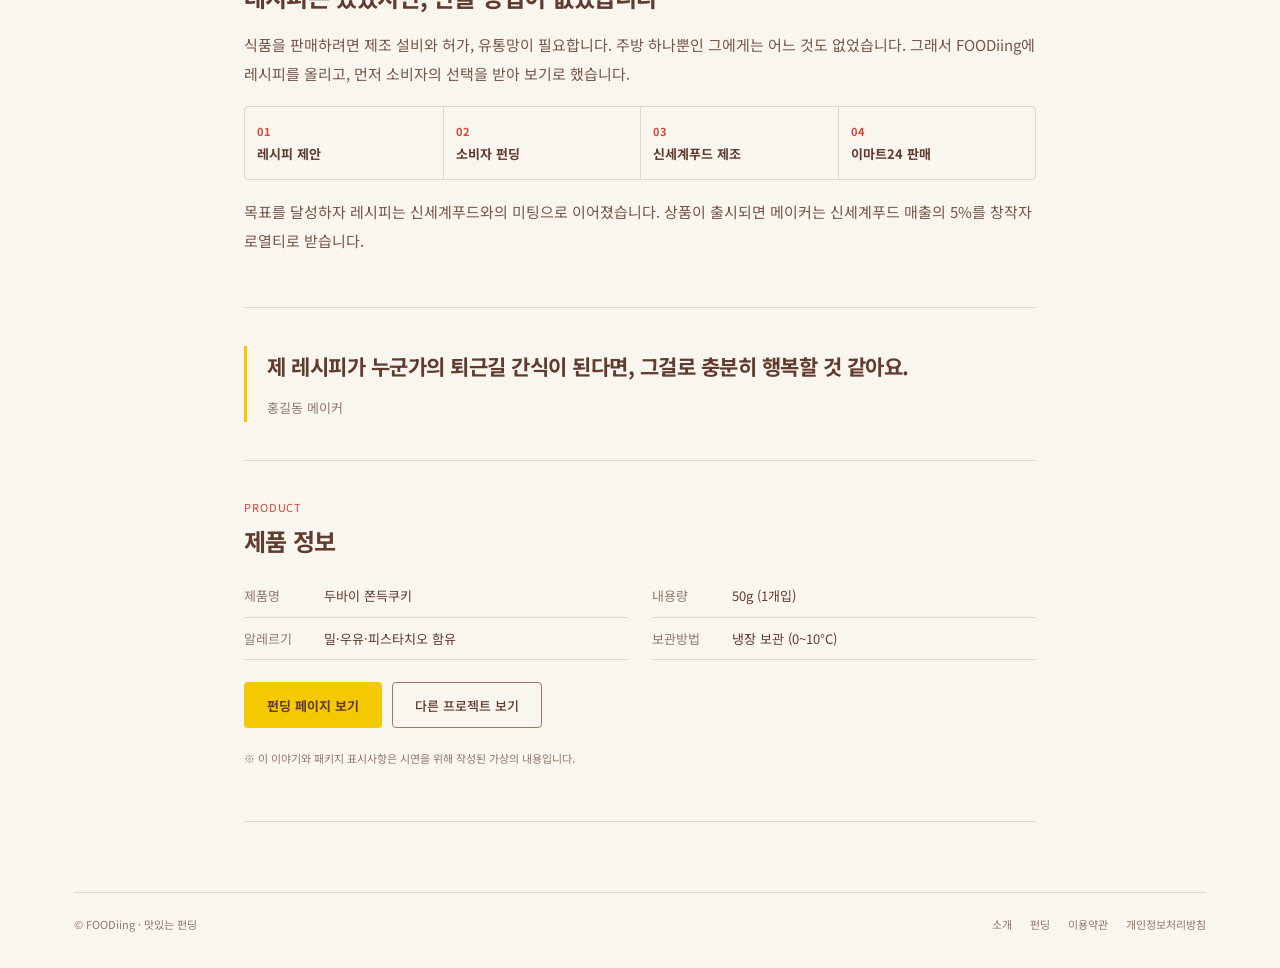
<file: story.html>
<!doctype html>
<html lang="ko">
<head>
<meta charset="utf-8">
<meta name="viewport" content="width=device-width, initial-scale=1">
<meta name="theme-color" content="#f8f6ef">
<title>아이디어 제안자 및 브랜드 이야기 | FOODiing</title>
<link rel="preconnect" href="https://fonts.googleapis.com">
<link rel="preconnect" href="https://fonts.gstatic.com" crossorigin>
<link href="https://fonts.googleapis.com/css2?family=Noto+Sans+KR:wght@400;500;600;700;800&display=swap" rel="stylesheet">
<link rel="stylesheet" href="style.css">
</head>
<body>
<div class="announce">세상에 없던 맛있는 아이디어, FOODiing에서 만나요.</div>
<div class="wrap">
<header class="site-header" id="site-header">
  <div class="top">
    <a class="brand" href="index.html"><img src="FOODiing-logo-transparent.png" alt="" width="112" height="56"><span class="brandname">FOODiing</span></a>
    <div class="search" role="search"><span>어떤 새로운 레시피를 만나고 싶나요?</span><span aria-hidden="true">⌕</span></div>
    <div class="actions">
      <a class="d-only" href="login.html">로그인</a>
      <a class="d-only" href="signup.html">회원가입</a>
      <a class="btn btn-outline" href="project-start.html">프로젝트 시작하기</a>
      <button class="menu-toggle" type="button" aria-expanded="false" aria-controls="site-nav" aria-label="메뉴 열기"><span></span><span></span><span></span></button>
    </div>
  </div>
  <nav class="nav" id="site-nav" aria-label="주요 메뉴">
      <a href="introduction.html">소개</a>
      <a href="funding.html">펀딩</a>
      <a href="funding.html#projects">지금 인기</a>
      <a href="funding.html#projects">마감 임박</a>
      <a href="story.html" aria-current="page">아이디어 제안자 및 브랜드 이야기</a>
      <a class="nav-aside" href="index.html">펀딩이 처음이라면 ↗</a>
      <div class="nav-extra">
        <div class="search" role="search"><span>어떤 새로운 레시피를 만나고 싶나요?</span><span aria-hidden="true">⌕</span></div>
        <div class="row"><a class="btn btn-ghost" href="login.html">로그인</a><a class="btn btn-ghost" href="signup.html">회원가입</a></div>
        <a class="btn btn-gold" href="project-start.html">프로젝트 시작하기</a>
      </div>
  </nav>
</header>
<main class="story-page">
  <section class="story-hero">
    <div class="eyebrow">MAKER STORY</div>
    <h1 id="story-hero-title">퇴근길에 먹고 싶던 디저트를,<br>직접 만들어 보기로 했습니다.</h1>
    <p id="story-product-byline">두바이 쫀득쿠키 · 홍길동 메이커</p>
    <figure><img id="story-product-image" src="dubai-package-transparent.png" alt="배경이 제거된 두바이 쫀득쿠키 패키지 앞면과 뒷면" width="1114" height="555"><figcaption id="story-image-caption">FOODiing 연계 상품 패키지 시안 (가상 표시사항)</figcaption></figure>
  </section>

  <section class="story-block">
    <div class="eyebrow">01 · ORIGIN</div>
    <h2 id="story-origin-title">이 아이디어는 어디서 시작됐나요?</h2>
    <div id="story-origin-copy"><p>홍길동 메이커의 주방에는 오래된 찹쌀떡 틀이 하나 있습니다. 어릴 적 할머니가 명절마다 쫀득한 떡을 빚던 틀이에요. 그에게 쫀득함은 늘 &lsquo;집의 맛&rsquo;이었습니다.</p>
    <p>대학생이던 어느 겨울, 친구가 가져온 두바이 디저트 한 조각에서 카다이프의 바삭함을 처음 만났습니다. 할머니의 쫀득함과 낯선 바삭함을 한 입에 담으면 어떨까. 아이디어는 그 생각에서 시작됐습니다.</p></div>
  </section>

  <section class="story-block">
    <div class="eyebrow">02 · TRIAL</div>
    <h2 id="story-trial-title">100번째 주말에 완성한 레시피</h2>
    <ol class="story-steps" id="story-trial-steps">
      <li><b>1~30번째</b><span>마시멜로가 너무 달고 질겨서 먹다 남기기 일쑤였습니다.</span></li>
      <li><b>31~70번째</b><span>카다이프가 금세 눅눅해져, 버터에 볶아 바삭함을 지키는 방법을 찾았습니다.</span></li>
      <li><b>71~99번째</b><span>피스타치오 크림의 고소함과 단맛의 균형을 맞추려 배합을 수없이 바꿨습니다.</span></li>
      <li><b>100번째</b><span>가족 시식에서 아버지가 말했습니다. &ldquo;이건 사 먹어야겠다.&rdquo;</span></li>
    </ol>
  </section>

  <section class="story-block">
    <div class="eyebrow">03 · FOODiing</div>
    <h2>레시피는 있었지만, 만들 방법이 없었습니다</h2>
    <p>식품을 판매하려면 제조 설비와 허가, 유통망이 필요합니다. 주방 하나뿐인 그에게는 어느 것도 없었습니다. 그래서 FOODiing에 레시피를 올리고, 먼저 소비자의 선택을 받아 보기로 했습니다.</p>
    <ol class="story-flow"><li><b>01</b>레시피 제안</li><li><b>02</b>소비자 펀딩</li><li><b>03</b>신세계푸드 제조</li><li><b>04</b>이마트24 판매</li></ol>
    <p>목표를 달성하자 레시피는 신세계푸드와의 미팅으로 이어졌습니다. 상품이 출시되면 메이커는 신세계푸드 매출의 5%를 창작자 로열티로 받습니다.</p>
  </section>

  <section class="story-block">
    <blockquote class="story-quote"><p>제 레시피가 누군가의 퇴근길 간식이 된다면, 그걸로 충분히 행복할 것 같아요.</p><cite>홍길동 메이커</cite></blockquote>
  </section>

  <section class="story-block">
    <div class="eyebrow">PRODUCT</div>
    <h2>제품 정보</h2>
    <dl class="story-facts">
      <div><dt>제품명</dt><dd id="story-fact-name">두바이 쫀득쿠키</dd></div>
      <div><dt>내용량</dt><dd id="story-fact-composition">50g (1개입)</dd></div>
      <div><dt>알레르기</dt><dd id="story-fact-allergy">밀·우유·피스타치오 함유</dd></div>
      <div><dt>보관방법</dt><dd id="story-fact-storage">냉장 보관 (0~10°C)</dd></div>
    </dl>
    <div class="story-cta"><a class="btn btn-gold" id="story-project-link" href="funding-detail.html">펀딩 페이지 보기</a><a class="btn btn-ghost" href="funding.html">다른 프로젝트 보기</a></div>
    <p class="story-note">※ 이 이야기와 패키지 표시사항은 시연을 위해 작성된 가상의 내용입니다.</p>
  </section>
</main>
<footer class="footer">
  <span>© FOODiing · 맛있는 펀딩</span>
  <nav aria-label="푸터 메뉴"><a href="introduction.html">소개</a><a href="funding.html">펀딩</a><a href="#">이용약관</a><a href="#">개인정보처리방침</a></nav>
</footer>
</div>
<script src="script.js"></script>
<script>
(() => {
  const maker = JSON.parse(localStorage.getItem('foodiing-project-maker') || 'null');
  const detail = JSON.parse(localStorage.getItem('foodiing-project-detail') || 'null');
  if (!maker || !detail) return;
  const name = detail.title || maker.productName || '내 프로젝트';
  const hero = document.querySelector('#story-hero-title');
  hero.replaceChildren(document.createTextNode(`${name}을 만들게 된 이야기`), document.createElement('br'), document.createTextNode('아이디어에서 상품까지'));
  document.querySelector('#story-product-byline').textContent = `${name} · ${maker.representative || '아이디어 제안자'}`;
  document.querySelector('#story-origin-title').textContent = `${name}, 이런 아이디어에서 시작됐어요`;
  const originCopy = document.querySelector('#story-origin-copy');
  originCopy.replaceChildren();
  (detail.story || detail.description || detail.subtitle || '새로운 맛있는 경험을 만들고 싶어 시작했습니다.')
    .split(/\n\s*\n/).map(text => text.trim()).filter(Boolean).forEach(text => {
      const paragraph = document.createElement('p');
      paragraph.textContent = text;
      originCopy.appendChild(paragraph);
    });
  document.querySelector('#story-trial-title').textContent = 'FOODiing이 제안하는 특별한 레시피';
  const trialSteps = document.querySelector('#story-trial-steps');
  trialSteps.replaceChildren();
  (detail.difference || '제품의 재료와 특징을 정성껏 준비합니다.')
    .split('\n').map(text => text.replace(/^[-•\s]+/, '').trim()).filter(Boolean).forEach((text, index) => {
      const item = document.createElement('li');
      const number = document.createElement('b');
      number.textContent = `STEP ${String(index + 1).padStart(2, '0')}`;
      const description = document.createElement('span');
      description.textContent = text;
      item.append(number, description);
      trialSteps.appendChild(item);
    });
  document.querySelector('#story-fact-name').textContent = name;
  document.querySelector('#story-fact-composition').textContent = detail.composition || '-';
  document.querySelector('#story-fact-allergy').textContent = detail.caution || '-';
  document.querySelector('#story-fact-storage').textContent = detail.storage || '-';
  if (detail.images && detail.images.main) {
    const image = document.querySelector('#story-product-image');
    image.src = detail.images.main;
    image.alt = `${name} 대표 이미지`;
    document.querySelector('#story-image-caption').textContent = `${name} · 프로젝트 대표 이미지`;
  }
  const link = new URL('funding-detail.html', location.href);
  link.searchParams.set('makerProject', '1');
  document.querySelector('#story-project-link').href = link.href;
  document.querySelector('#story-project-link').textContent = `${name} 펀딩 페이지 보기`;
})();
</script>
</body>
</html>
</file>
<file: style.css>
/* ==========================================================================
   FOODiing — shared stylesheet
   Breakpoints (desktop-first):
     ≤ 1024px  tablet landscape  — tighter hero / spacing
     ≤  900px  tablet            — hamburger nav, stacked hero, 2-col cards
     ≤  640px  mobile            — single-column forms/cards, full-width buttons
     ≤  400px  small mobile      — 1-col cards, smaller type
   ========================================================================== */

:root {
  --paper: #f8f6ef;
  --cream: #eeeade;
  --card: #fffdf8;
  --ink: #603b2e;
  --soft: #775749;
  --muted: #927a6b;
  --red: #d84435;
  --gold: #f4c900;
  --brown: #663c30;
  --line: #ded8c9;
  --line-strong: #b9a89a;

  --radius: 6px;
  --wrap: 1200px;
  --gutter: clamp(18px, 4vw, 34px);
  --section: clamp(40px, 6vw, 64px);
  --h1: clamp(28px, 3.8vw, 40px);
}

/* ---------- Base ---------- */
*, *::before, *::after { box-sizing: border-box; }
html { -webkit-text-size-adjust: 100%; scroll-behavior: smooth; }
body {
  margin: 0;
  min-height: 100vh;
  display: flex;
  flex-direction: column;
  background: var(--paper);
  color: var(--ink);
  font-family: 'Noto Sans KR', system-ui, -apple-system, 'Apple SD Gothic Neo', 'Malgun Gothic', sans-serif;
  line-height: 1.5;
  word-break: keep-all;
  overflow-wrap: break-word;
}
img { display: block; max-width: 100%; }
a { color: inherit; text-decoration: none; }
button, input, select, textarea { font: inherit; color: inherit; }
button { cursor: pointer; }
h1, h2, h3, p { margin: 0; }
:focus-visible { outline: 2px solid var(--red); outline-offset: 2px; }
[hidden] { display: none !important; }

@media (prefers-reduced-motion: reduce) {
  html { scroll-behavior: auto; }
  * { transition: none !important; animation: none !important; }
}

/* ---------- Layout ---------- */
.wrap {
  width: 100%;
  max-width: var(--wrap);
  margin: 0 auto;
  padding: 0 var(--gutter);
  flex: 1;
  display: flex;
  flex-direction: column;
}
main { flex: 1; }
.eyebrow {
  font-size: 11px;
  letter-spacing: .08em;
  color: var(--red);
}

/* ---------- Buttons ---------- */
.btn {
  display: inline-flex;
  align-items: center;
  justify-content: center;
  gap: 8px;
  min-height: 46px;
  padding: 0 22px;
  border: 1px solid transparent;
  border-radius: 4px;
  font-size: 13px;
  font-weight: 700;
  line-height: 1;
  white-space: nowrap;
  transition: filter .2s, background .2s;
}
.btn-gold { background: var(--gold); color: var(--ink); }
.btn-gold:hover { filter: brightness(.96); }
.btn-ghost { background: transparent; border-color: #9c7867; color: var(--ink); font-weight: 500; }
.btn-ghost:hover { background: rgba(96, 59, 46, .06); }
.btn-outline {
  min-height: 38px;
  padding: 0 14px;
  border-color: var(--red);
  color: var(--red);
  font-size: 12px;
  background: transparent;
}
.btn-outline:hover { background: rgba(216, 68, 53, .06); }
.btn-block { width: 100%; min-height: 48px; }

/* ---------- Announce bar ---------- */
.announce {
  min-height: 32px;
  padding: 6px var(--gutter);
  background: var(--brown);
  color: #f8f4e8;
  text-align: center;
  font-size: 11px;
  line-height: 1.5;
  display: grid;
  place-items: center;
}

/* ---------- Header ---------- */
.top {
  height: 82px;
  display: flex;
  align-items: center;
  justify-content: space-between;
  gap: 24px;
  border-bottom: 1px solid var(--line);
}
.brand { display: flex; align-items: center; flex-shrink: 0; }
.brand img { width: auto; height: 56px; object-fit: contain; }
.brandname {
  margin-left: 7px;
  font-size: 23px;
  line-height: 1;
  font-weight: 800;
  letter-spacing: -1px;
  color: var(--ink);
}
.search {
  flex: 0 1 330px;
  min-width: 0;
  display: flex;
  justify-content: space-between;
  gap: 12px;
  padding: 12px 18px;
  border-radius: 24px;
  background: var(--cream);
  color: #8b7668;
  font-size: 12px;
}
.actions {
  display: flex;
  align-items: center;
  gap: 20px;
  flex-shrink: 0;
  font-size: 12px;
  color: var(--muted);
}
.actions > a:not(.btn) { color: inherit; }
.actions > a:not(.btn):hover { color: var(--ink); }

.menu-toggle {
  display: none;
  width: 42px;
  height: 42px;
  padding: 0;
  margin-right: -8px;
  border: 0;
  background: transparent;
  align-items: center;
  justify-content: center;
  flex-direction: column;
  gap: 5px;
}
.menu-toggle span {
  display: block;
  width: 20px;
  height: 2px;
  border-radius: 2px;
  background: var(--ink);
  transition: transform .2s, opacity .2s;
}
.site-header.is-open .menu-toggle span:nth-child(1) { transform: translateY(7px) rotate(45deg); }
.site-header.is-open .menu-toggle span:nth-child(2) { opacity: 0; }
.site-header.is-open .menu-toggle span:nth-child(3) { transform: translateY(-7px) rotate(-45deg); }

.nav {
  height: 54px;
  display: flex;
  align-items: center;
  gap: 34px;
  border-bottom: 1px solid var(--line-strong);
  font-size: 13px;
  font-weight: 600;
}
.nav a:hover { color: var(--red); }
.nav a[aria-current="page"] { color: var(--red); }
.nav .nav-aside { margin-left: auto; color: var(--muted); font-size: 12px; font-weight: 400; }
.nav-extra { display: none; }

/* ---------- Section heading ---------- */
.section-head {
  display: flex;
  justify-content: space-between;
  align-items: flex-end;
  gap: 8px 20px;
  flex-wrap: wrap;
  margin-bottom: 18px;
}
.section-head h2 { font-size: clamp(20px, 2.4vw, 23px); letter-spacing: -1px; margin-bottom: 5px; }
.section-head p { font-size: 12px; color: var(--muted); }
.more { font-size: 12px; white-space: nowrap; }
.more:hover { color: var(--red); }

/* ---------- Page hero (cream block) / page head (plain) ---------- */
.page-hero {
  margin: clamp(22px, 3vw, 38px) 0;
  padding: clamp(28px, 5vw, 64px) clamp(22px, 5vw, 64px);
  background: var(--cream);
  border-radius: 7px;
}
.page-hero h1 { font-size: var(--h1); line-height: 1.4; letter-spacing: -1.8px; margin: 16px 0 14px; }
.page-hero p { font-size: 14px; line-height: 1.9; color: #806658; }

.page-head { padding: clamp(30px, 5vw, 46px) 0 6px; }
.page-head h1 { font-size: var(--h1); letter-spacing: -1.8px; margin: 12px 0 10px; line-height: 1.3; }
.page-head p { font-size: 13px; color: var(--muted); }

/* ---------- Home hero ---------- */
.hero {
  margin: clamp(22px, 3vw, 32px) 0 14px;
  display: grid;
  grid-template-columns: .86fr 1.14fr;
  min-height: 440px;
  border-radius: 7px;
  overflow: hidden;
}
.hero-copy {
  padding: clamp(28px, 4vw, 44px);
  background: var(--cream);
  display: flex;
  flex-direction: column;
  justify-content: center;
}
.hero-copy .eyebrow { display: flex; align-items: center; gap: 12px; flex-wrap: wrap; }
.hero-copy .eyebrow::after { content: ''; width: 29px; height: 1px; background: #d77c67; }
.hero h1 {
  font-size: var(--h1);
  line-height: 1.32;
  letter-spacing: -2.2px;
  font-weight: 800;
  margin: clamp(24px, 4vw, 45px) 0 14px;
}
.hero p { font-size: 14px; line-height: 1.9; color: var(--soft); }
.stats {
  display: flex;
  flex-wrap: wrap;
  align-items: baseline;
  gap: 6px 18px;
  margin-top: clamp(24px, 3vw, 40px);
  font-size: 12px;
  color: var(--soft);
}
.stats strong { font-size: 22px; color: var(--red); }
.hero .btn { align-self: flex-start; margin-top: 20px; }
.hero-photo {
  position: relative;
  min-height: 440px;
  background: #b8895d url('https://images.unsplash.com/photo-1472396961693-142e6e269027?auto=format&fit=crop&w=1400&q=85') center 48% / cover;
}
.hero-photo::after {
  content: '';
  position: absolute;
  inset: 0;
  background: linear-gradient(0deg, #24130b55, transparent 30%);
}
.hero-photo .tag {
  position: absolute;
  left: 20px;
  top: 20px;
  z-index: 1;
  max-width: calc(100% - 40px);
  padding: 8px 13px;
  border-radius: 20px;
  background: #f8f6efeb;
  font-size: 11px;
}
.hero-photo .caption {
  position: absolute;
  left: 18px;
  right: 18px;
  bottom: 17px;
  z-index: 1;
  color: #fff;
  font-size: 12px;
}
.hero-bottom {
  display: flex;
  align-items: center;
  justify-content: space-between;
  gap: 8px 16px;
  flex-wrap: wrap;
  margin: 17px 0 clamp(24px, 4vw, 38px);
  color: #8b7668;
  font-size: 12px;
}
.slider { display: flex; align-items: center; gap: 14px; }
.slider b { color: var(--ink); }

/* ---------- Category filter row ---------- */
.categories {
  display: grid;
  grid-template-columns: minmax(150px, 200px) repeat(6, 1fr);
  align-items: center;
  gap: 13px;
  margin: 30px 0 clamp(32px, 4vw, 49px);
}
.cat-title strong { display: block; font-size: 19px; letter-spacing: -.7px; }
.cat-title span { font-size: 12px; color: var(--muted); }
.cat {
  display: flex;
  flex-direction: column;
  align-items: center;
  gap: 9px;
  padding: 0;
  border: 0;
  background: transparent;
  font-size: 12px;
  color: var(--soft);
}
.cat .icon {
  width: 62px;
  height: 62px;
  display: grid;
  place-items: center;
  border-radius: 50%;
  background: var(--cream);
  font-size: 24px;
  transition: background .2s, transform .2s;
}
.cat:hover .icon, .cat.active .icon { background: var(--gold); transform: translateY(-2px); }
.cat.active { color: var(--red); font-weight: 700; }

/* ---------- Funding cards ---------- */
.cards {
  display: grid;
  grid-template-columns: repeat(4, 1fr);
  gap: 18px;
  margin-bottom: var(--section);
}
.card { min-width: 0; }
.card-img {
  position: relative;
  aspect-ratio: 13 / 10;
  overflow: hidden;
  border-radius: 5px;
  background: var(--cream);
}
.card-img img {
  width: 100%;
  height: 100%;
  object-fit: cover;
  color: transparent; /* hide alt text if an image fails to load */
  transition: transform .4s;
}
.card:hover .card-img img { transform: scale(1.04); }
.card .badge {
  position: absolute;
  top: 12px;
  left: 12px;
  max-width: calc(100% - 24px);
  padding: 6px 9px;
  border-radius: 3px;
  background: #fff9e9;
  font-size: 11px;
}
.card h3 { font-size: 15px; line-height: 1.5; letter-spacing: -.4px; margin: 13px 0 5px; }
.card .desc { font-size: 12px; color: var(--muted); margin-bottom: 12px; }
.progress { height: 3px; background: #e7e0d4; }
.progress i { display: block; height: 100%; background: var(--red); }
.fundrow { display: flex; justify-content: space-between; gap: 8px; margin-top: 9px; font-size: 12px; }
.fundrow strong { color: var(--red); font-size: 14px; }
.empty {
  grid-column: 1 / -1;
  padding: 48px 20px;
  text-align: center;
  font-size: 13px;
  color: var(--muted);
  background: var(--card);
  border-radius: var(--radius);
}

/* ---------- Story banner ---------- */
.story {
  display: flex;
  align-items: center;
  justify-content: space-between;
  gap: 20px 32px;
  margin-bottom: clamp(36px, 5vw, 55px);
  padding: clamp(26px, 4vw, 38px) clamp(24px, 4vw, 42px);
  background: var(--cream);
  border-radius: var(--radius);
}
.story small { font-size: 11px; color: var(--red); }
.story h2 { font-size: clamp(19px, 2.4vw, 23px); letter-spacing: -1px; margin: 9px 0; }
.story p { font-size: 12px; color: #806658; }

/* ---------- Introduction (index) ---------- */
.page-hero .brand-logo {
  margin: clamp(26px, 4vw, 38px) 0 clamp(22px, 3vw, 30px);
  font-size: clamp(42px, 9vw, 88px);
  font-weight: 800;
  line-height: 1;
  letter-spacing: -.04em;
  color: var(--ink);
}
.brand-logo span { color: var(--red); }
.brand-concept {
  display: grid;
  grid-template-columns: repeat(3, 1fr);
  gap: 14px;
  margin-bottom: clamp(22px, 3vw, 30px);
}
.concept-item {
  padding: 20px 22px;
  background: var(--card);
  border: 1px solid #eee8dc;
  border-radius: 5px;
}
.concept-item strong { display: block; margin-bottom: 8px; font-size: 20px; letter-spacing: -.5px; color: var(--red); }
.page-hero .concept-item p { font-size: 13px; line-height: 1.7; color: var(--soft); }

.section { margin-top: var(--section); }
.section h2 { margin: 12px 0; font-size: clamp(24px, 3.2vw, 32px); line-height: 1.4; letter-spacing: -1.5px; }
.section-intro { margin-top: 14px; font-size: 14px; line-height: 1.9; color: var(--muted); }
.page-hero .section-intro { margin-top: 0; color: #806658; }

.value-grid { display: grid; grid-template-columns: repeat(3, 1fr); gap: 16px; margin-top: 28px; }
.value-card { padding: 28px; background: var(--card); border: 1px solid #eee8dc; border-radius: 5px; }
.value-card .number { font-size: 11px; letter-spacing: .08em; color: var(--red); }
.value-card h3 { margin: 12px 0 10px; font-size: 17px; line-height: 1.5; letter-spacing: -.4px; }
.value-card p { font-size: 13px; line-height: 1.8; color: var(--muted); }

.process {
  list-style: none;
  display: grid;
  grid-template-columns: repeat(5, 1fr);
  gap: 28px;
  margin: 28px 0 0;
  padding: 0;
}
.process-item {
  position: relative;
  padding: 24px 12px;
  text-align: center;
  background: var(--cream);
  border-radius: 5px;
}
.process-item span { display: block; font-size: 24px; font-weight: 800; letter-spacing: -.5px; color: var(--red); }
.process-item small { display: block; margin-top: 8px; font-size: 13px; font-weight: 600; color: var(--ink); }
.process-item:not(:last-child)::after {
  content: '→';
  position: absolute;
  top: 50%;
  left: 100%;
  width: 28px;
  transform: translateY(-50%);
  text-align: center;
  font-size: 13px;
  color: var(--muted);
}

.closing {
  margin: var(--section) 0 clamp(40px, 6vw, 64px);
  padding: clamp(40px, 7vw, 76px) clamp(24px, 5vw, 64px);
  text-align: center;
  background: var(--brown);
  color: #fff7ea;
  border-radius: 7px;
}
.closing .eyebrow { color: var(--gold); }
.closing h2 { margin-top: 14px; font-size: clamp(24px, 3.8vw, 38px); line-height: 1.5; letter-spacing: -1.5px; }
.closing h2 span { color: var(--gold); }

/* ---------- Auth (login / signup) ---------- */
.auth {
  display: grid;
  grid-template-columns: 1fr 1fr;
  width: 100%;
  max-width: 940px;
  min-height: 580px;
  margin: clamp(24px, 4vw, 42px) auto var(--section);
  background: var(--card);
  border: 1px solid #eee8dc;
  border-radius: 8px;
  overflow: hidden;
  box-shadow: 0 12px 40px #5635220b;
}
.visual {
  position: relative;
  overflow: hidden;
  padding: 48px;
  display: flex;
  flex-direction: column;
  justify-content: space-between;
  gap: 28px;
  background: var(--cream);
}
.visual::after {
  content: '✳';
  position: absolute;
  right: -24px;
  bottom: -100px;
  font-size: 280px;
  line-height: 1;
  color: #f4c9003d;
}
.visual > * { position: relative; z-index: 1; }
.kicker { font-size: 11px; letter-spacing: .12em; color: var(--red); }
.visual h1 { font-size: clamp(22px, 2.6vw, 32px); line-height: 1.5; letter-spacing: -1.5px; margin-bottom: 12px; }
.visual p { font-size: 13px; line-height: 1.9; color: #806658; }
.visual .motto { font-size: 12px; color: var(--muted); }

.formside {
  padding: 44px clamp(24px, 6vw, 58px);
  display: flex;
  flex-direction: column;
  justify-content: center;
}
.formside h2 { font-size: 25px; letter-spacing: -1px; margin-bottom: 8px; }
.sub { font-size: 12px; color: var(--muted); margin-bottom: 26px; }

/* ---------- Form controls ---------- */
.field { margin-bottom: 16px; }
.field label { display: block; margin-bottom: 7px; font-size: 12px; font-weight: 600; }
.field input, .field select, .field textarea {
  width: 100%;
  min-height: 46px;
  padding: 0 14px;
  border: 1px solid var(--line);
  border-radius: 4px;
  background: #fffefa;
  font-size: 14px;
  outline: none;
}
.field textarea { min-height: 110px; padding: 12px 14px; resize: vertical; line-height: 1.6; }
.field input:focus, .field select:focus, .field textarea:focus {
  border-color: #9a7561;
  box-shadow: 0 0 0 3px var(--cream);
}
.forgot { display: block; margin: -5px 0 18px; text-align: right; font-size: 12px; color: var(--muted); }
.agree {
  display: flex;
  gap: 9px;
  align-items: flex-start;
  margin: 4px 0 18px;
  font-size: 11px;
  line-height: 1.65;
  color: var(--muted);
}
.agree input { margin: 3px 0 0; accent-color: #89664f; flex-shrink: 0; }
.agree a { color: var(--ink); text-decoration: underline; text-underline-offset: 2px; }
.divider {
  display: flex;
  align-items: center;
  gap: 12px;
  margin: 20px 0;
  font-size: 11px;
  color: #ad9a8d;
}
.divider::before, .divider::after { content: ''; flex: 1; height: 1px; background: var(--line); }
.social {
  width: 100%;
  min-height: 44px;
  border: 1px solid var(--line);
  border-radius: 4px;
  background: #fff;
  font-size: 13px;
}
.switch { margin-top: 22px; text-align: center; font-size: 12px; color: var(--muted); }
.switch a { margin-left: 5px; color: var(--red); font-weight: 700; }
.notice { margin-top: 16px; text-align: center; font-size: 11px; line-height: 1.7; color: #a28d7d; }
.message { min-height: 18px; margin-top: 12px; font-size: 12px; color: var(--red); }

/* ---------- Project start ---------- */
.steps { display: grid; grid-template-columns: repeat(3, 1fr); gap: 16px; margin: 0 0 28px; }
.step { padding: 22px; background: var(--card); border: 1px solid #eee8dc; border-radius: 5px; }
.step b { font-size: 11px; color: var(--red); }
.step h2 { font-size: 16px; margin: 8px 0; }
.step p { font-size: 12px; line-height: 1.7; color: var(--muted); }
.panel {
  width: 100%;
  max-width: 760px;
  margin: 0 auto var(--section);
  padding: clamp(24px, 4vw, 34px);
  background: var(--card);
  border: 1px solid #eee8dc;
  border-radius: var(--radius);
}
.panel h2 { font-size: 20px; margin-bottom: 20px; }
.fields { display: grid; grid-template-columns: 1fr 1fr; gap: 0 14px; }
.fields .full { grid-column: 1 / -1; }
.panel .hint { margin-top: 14px; font-size: 11px; line-height: 1.7; color: var(--muted); }

/* ---------- Footer ---------- */
.footer {
  display: flex;
  justify-content: space-between;
  align-items: center;
  flex-wrap: wrap;
  gap: 8px 24px;
  padding: 23px 0 35px;
  border-top: 1px solid var(--line);
  font-size: 11px;
  color: var(--muted);
}
.footer nav { display: flex; flex-wrap: wrap; gap: 6px 18px; }
.footer a:hover { color: var(--ink); }

/* ==========================================================================
   Responsive
   ========================================================================== */

@media (max-width: 1024px) {
  .hero { min-height: 400px; }
  .hero-photo { min-height: 400px; }
  .cards { gap: 14px; }
  .nav { gap: 26px; }
}

@media (max-width: 1024px) {
  .process { gap: 24px; }
  .process-item:not(:last-child)::after { width: 24px; }
}

@media (max-width: 900px) {
  /* header → hamburger */
  .top { height: 66px; gap: 12px; }
  .brand img { height: 48px; }
  .brandname { font-size: 20px; margin-left: 4px; }
  .top > .search { display: none; }
  .actions { gap: 10px; }
  .actions .d-only { display: none; }
  .menu-toggle { display: inline-flex; }

  .nav {
    display: none;
    height: auto;
    flex-direction: column;
    align-items: stretch;
    gap: 0;
    padding-bottom: 4px;
  }
  .site-header.is-open .nav { display: flex; }
  .nav > a {
    padding: 15px 2px;
    border-bottom: 1px solid var(--line);
    font-size: 14px;
  }
  .nav .nav-aside { margin-left: 0; font-size: 13px; border-bottom: 0; }
  .nav-extra { display: grid; gap: 10px; padding: 14px 0 16px; }
  .nav-extra .search { display: flex; flex: none; }
  .nav-extra .row { display: grid; grid-template-columns: 1fr 1fr; gap: 10px; }
  .nav-extra .btn { min-height: 44px; }
  .nav-extra .btn-ghost { border-color: var(--line-strong); }

  /* home hero stacks */
  .hero { grid-template-columns: 1fr; min-height: 0; }
  .hero-photo { min-height: clamp(240px, 45vw, 340px); }

  /* categories: title row + 6 icons */
  .categories { grid-template-columns: repeat(6, 1fr); gap: 18px 6px; }
  .cat-title { grid-column: 1 / -1; }
  .cat .icon { width: 54px; height: 54px; font-size: 22px; }

  .cards { grid-template-columns: repeat(2, 1fr); gap: 24px 14px; }

  /* auth stacks */
  .auth { grid-template-columns: 1fr; min-height: 0; }
  .visual { padding: 28px 26px; gap: 22px; }
  .visual::after { font-size: 190px; bottom: -85px; }
  .formside { padding: 32px 26px 28px; }
}

@media (max-width: 640px) {
  .br-d { display: none; }

  .hero-copy { padding: 28px 22px; }
  .hero h1 { letter-spacing: -1.6px; }
  .hero .btn { align-self: stretch; }
  .hero-bottom { margin-top: 14px; }

  .categories { grid-template-columns: repeat(3, 1fr); gap: 20px 6px; }

  .steps { grid-template-columns: 1fr; gap: 12px; }
  .step { padding: 18px 20px; }

  .brand-concept, .value-grid { grid-template-columns: 1fr; gap: 12px; }
  .concept-item { padding: 18px 20px; }
  .value-card { padding: 22px; }
  .process { grid-template-columns: 1fr; gap: 10px; }
  .process-item { display: flex; align-items: center; gap: 16px; padding: 16px 20px; text-align: left; }
  .process-item small { margin-top: 0; font-size: 14px; }
  .process-item:not(:last-child)::after { display: none; }

  .story { flex-direction: column; align-items: flex-start; }
  .story .btn { align-self: stretch; }

  .fields { grid-template-columns: 1fr; }
  .fields .full { grid-column: auto; }
  .panel .btn { width: 100%; }

  /* ≥16px avoids the iOS Safari focus-zoom */
  .field input, .field select, .field textarea { font-size: 16px; }

  .footer { padding-bottom: 28px; }
}

@media (max-width: 480px) {
  .actions .btn-outline { display: none; } /* available in the menu instead */
  .announce { font-size: 10px; }
  .cards { gap: 22px 12px; }
  .card h3 { font-size: 14px; letter-spacing: -.3px; }
  .card .badge { top: 8px; left: 8px; padding: 5px 7px; font-size: 10px; }
  .fundrow strong { font-size: 13px; }
}

@media (max-width: 359px) {
  .cards { grid-template-columns: 1fr; }
  .card-img { aspect-ratio: 16 / 10; }
  .hero h1 { font-size: 26px; }
}

/* 5-category row + project type label */
.categories { grid-template-columns: minmax(150px, 200px) repeat(5, 1fr); }
.card .project-type { margin: -6px 0 12px; font-size: 11px; color: var(--red); }
@media (max-width: 900px) { .categories { grid-template-columns: repeat(5, 1fr); } }
@media (max-width: 640px) {
  .categories { grid-template-columns: repeat(5, 1fr); gap: 18px 4px; }
  .cat { font-size: 11px; }
  .cat .icon { width: 46px; height: 46px; font-size: 20px; }
}

/* ---------- Signup (2-step) ---------- */
.hidden { display: none !important; }

.signup-steps { list-style: none; display: flex; gap: 8px; margin: 0 0 24px; padding: 0; }
.signup-step {
  flex: 1;
  display: flex;
  align-items: center;
  gap: 8px;
  padding-top: 10px;
  border-top: 3px solid var(--line);
  font-size: 12px;
  color: var(--muted);
  transition: border-color .2s, color .2s;
}
.signup-step span {
  display: grid;
  place-items: center;
  width: 20px;
  height: 20px;
  border-radius: 50%;
  background: var(--cream);
  font-size: 11px;
  font-weight: 700;
}
.signup-step.active { border-top-color: var(--red); color: var(--ink); font-weight: 700; }
.signup-step.active span { background: var(--red); color: #fff; }

.fieldset { min-width: 0; margin: 0 0 16px; padding: 0; border: 0; }
.fieldset legend { padding: 0; margin-bottom: 8px; font-size: 12px; font-weight: 600; }
.optional { font-weight: 400; color: var(--muted); }

.choice-group { display: flex; flex-wrap: wrap; gap: 8px; }
.choice { position: relative; }
.choice input { position: absolute; inset: 0; width: 100%; height: 100%; margin: 0; opacity: 0; cursor: pointer; }
.choice span {
  display: inline-flex;
  align-items: center;
  min-height: 40px;
  padding: 0 16px;
  border: 1px solid var(--line);
  border-radius: 20px;
  background: #fffefa;
  font-size: 13px;
  transition: background .2s, border-color .2s;
}
.choice:hover span { border-color: #9a7561; }
.choice input:checked + span { background: var(--gold); border-color: var(--gold); font-weight: 700; }
.choice input:focus-visible + span { outline: 2px solid var(--red); outline-offset: 2px; }

/* Maker project setup */
.maker-hero { padding-bottom: 18px; }
.maker-form { max-width: 820px; margin: 0 auto 64px; }
.page-hero.maker-hero { max-width: 820px; margin: clamp(22px, 3vw, 38px) auto 0; border-radius: 7px 7px 0 0; }
.maker-hero + .maker-form { margin-top: 0; border-top: 0; border-radius: 0 0 var(--radius) var(--radius); }
.maker-section { padding: 26px 0; border-bottom: 1px solid var(--line); }
.maker-section:first-child { padding-top: 0; }
.maker-section h2 { margin: 0 0 18px; font-size: 18px; }
.required { color: var(--red); font-size: 11px; font-weight: 700; }
.optional { color: var(--muted); font-size: 11px; font-weight: 500; }
.info-box { display: flex; align-items: flex-start; gap: 12px; padding: 15px; margin-bottom: 14px; border-radius: 10px; background: #f8f6ef; }
.info-icon { display: grid; place-items: center; flex: 0 0 20px; height: 20px; border: 1px solid #a58a70; border-radius: 50%; color: #806658; font-size: 12px; font-weight: 700; }
.info-box strong { font-size: 13px; }
.info-box p { margin: 4px 0 0; color: var(--muted); font-size: 12px; }
.maker-notes { display: grid; gap: 7px; margin: 0 0 22px; padding-left: 20px; color: #665a50; font-size: 12px; line-height: 1.7; }
.maker-notes a, .guide-link { color: #8e4e20; text-decoration: underline; text-underline-offset: 2px; font-weight: 700; }
.amount-field { max-width: 360px; }
.amount-input { display: flex; align-items: center; gap: 12px; }
.amount-input input { flex: 1; }
.amount-input > span { font-size: 14px; }
.amount-preview { margin: 5px 0 0; text-align: right; color: var(--muted); font-size: 12px; }
.country-row { display: flex; align-items: center; gap: 10px; }
.country-row select { flex: 1; }
.flag { font-size: 20px; }
.country-change { color: #806658; font-size: 12px; }
.upload-control { display: flex !important; align-items: center; justify-content: space-between; gap: 12px; min-height: 48px; padding: 10px 14px; border: 1px dashed #c8b9a8; border-radius: 8px; cursor: pointer; }
.upload-control span { color: var(--muted); font-weight: 400; }
.upload-control strong { color: #75513b; }
.visually-hidden { position: absolute; width: 1px; height: 1px; padding: 0; margin: -1px; overflow: hidden; clip: rect(0, 0, 0, 0); white-space: nowrap; border: 0; }
.field-help { margin: -2px 0 10px; color: var(--muted); font-size: 12px; line-height: 1.7; }
.notice-box { margin-top: 18px; padding: 18px 20px; border: 1px solid #ead9c6; border-radius: 10px; background: #fffaf2; }
.notice-title { display: flex; align-items: center; gap: 9px; color: #634332; font-size: 13px; }
.notice-icon { display: grid; place-items: center; flex: 0 0 20px; height: 20px; border-radius: 50%; background: #9a5138; color: #fff; font-size: 12px; font-weight: 800; }
.notice-box ul { display: grid; gap: 7px; margin: 13px 0 0; padding-left: 18px; color: #705f52; font-size: 11px; line-height: 1.7; }
.guide-link { display: inline-block; margin: -8px 0 12px; font-size: 12px; }
.check-card, .shipping-card { display: flex; align-items: flex-start; gap: 12px; padding: 15px; border: 1px solid #e3d9ce; border-radius: 10px; cursor: pointer; }
.check-card input, .shipping-card input { flex: 0 0 auto; margin: 3px 0 0; accent-color: var(--red); }
.check-card span, .shipping-card span { display: grid; gap: 6px; }
.check-card strong, .shipping-card strong { font-size: 13px; }
.check-card small, .shipping-card small { color: var(--muted); font-size: 12px; line-height: 1.6; }
.shipping-options { display: grid; grid-template-columns: 1fr 1fr; gap: 10px; }
.shipping-card:has(input:checked) { border-color: var(--gold); background: #fffaf0; }
.maker-submit { padding-top: 24px; text-align: center; }
.maker-submit .btn { min-width: 220px; }
.maker-submit .hint { color: var(--muted); font-size: 11px; }
.maker-product-info { display: grid; gap: 8px; padding: 16px; border-radius: 9px; background: #f8f6ef; font-size: 12px; line-height: 1.6; }
.maker-product-info div { display: flex; justify-content: space-between; gap: 12px; }
.maker-product-info strong { text-align: right; }
.image-upload-box { padding: 24px 16px; border: 1px dashed #cfc5b8; border-radius: 10px; background: #fcfbf8; text-align: center; }
.image-upload-box > strong { font-size: 13px; }
.image-upload-box p { margin: 7px 0 10px; color: var(--muted); font-size: 11px; line-height: 1.6; }
.image-upload-box input { display: block; max-width: 100%; margin: 0 auto; font-size: 12px; }
.image-preview-list { display: grid; grid-template-columns: repeat(3, minmax(0, 1fr)); gap: 10px; margin-top: 12px; }
.preview-item { position: relative; overflow: hidden; aspect-ratio: 1; border-radius: 9px; background: #f3f0e9; }
.preview-item img { width: 100%; height: 100%; object-fit: cover; }
.preview-item button { position: absolute; top: 6px; right: 6px; display: grid; place-items: center; width: 28px; height: 28px; border: 0; border-radius: 50%; background: #000a; color: #fff; cursor: pointer; }
.detail-actions { display: flex; justify-content: space-between; gap: 12px; margin: 28px 0 10px; }
.detail-actions > a, .detail-actions > button { min-height: 48px; padding: 0 22px; border-radius: 8px; display: inline-flex; align-items: center; justify-content: center; font-size: 13px; font-weight: 700; text-decoration: none; cursor: pointer; }
.project-detail-form > .hint { text-align: center; }
@media (max-width: 700px) {
  .maker-form { padding: 22px 18px; }
  .shipping-options { grid-template-columns: 1fr; }
}

/* Ingredient costing and suggested funding target */
.ingredient-row { display: grid; grid-template-columns: 1.2fr .8fr .6fr 1fr 35px; gap: 7px; margin-bottom: 10px; }
.ingredient-row input, .ingredient-row select { box-sizing: border-box; width: 100%; min-width: 0; height: 44px; padding: 0 9px; border: 1px solid #e5e2dc; border-radius: 8px; background: #fff; font: inherit; }
.remove-ingredient { border: 0; border-radius: 8px; background: #f8f1ed; color: #cc342f; font-size: 20px; cursor: pointer; }
#add-ingredient { margin-top: 5px; }
.cost-result { margin-top: 25px; padding: 22px; border-radius: 13px; background: #f8f6ef; }
.cost-result-header { display: flex; align-items: center; justify-content: space-between; gap: 10px; margin-bottom: 20px; }
.cost-result-header span { color: #8a7130; font-size: 12px; }
.result-item { display: flex; justify-content: space-between; gap: 10px; padding: 13px 0; border-top: 1px solid #e8e3d9; border-bottom: 1px solid #e8e3d9; font-size: 14px; }
.result-item strong { color: #673b2e; font-variant-numeric: tabular-nums; }
.cost-line { display: flex; justify-content: space-between; gap: 10px; padding: 10px 0; border-bottom: 1px solid #e8e3d9; font-size: 14px; }
.cost-line strong { text-align: right; font-variant-numeric: tabular-nums; }
.cost-line.total { margin-top: 8px; font-weight: 800; }
.recommended-goal { margin-top: 18px; padding: 18px; border-radius: 10px; background: #673b2e; color: #fff; }
.recommended-goal span, .recommended-goal small { display: block; }
.recommended-goal strong { display: block; margin: 12px 0; color: #f1c40a; font-size: 27px; }
.recommended-goal small { color: #eee0d9; line-height: 1.6; }
@media (max-width: 600px) {
  .ingredient-row { grid-template-columns: 1fr 1fr; }
  .remove-ingredient { height: 40px; }
  .image-preview-list { grid-template-columns: repeat(2, minmax(0, 1fr)); }
  .detail-actions > a, .detail-actions > button { flex: 1; padding: 0 12px; }
}

/* Funding campaign detail */
.card-clickable { cursor: pointer; }
.card-clickable:focus-visible { outline: 3px solid var(--gold); outline-offset: 5px; border-radius: 12px; }
.project-detail { max-width: 1120px; margin: 0 auto; padding: 28px 20px 72px; }
.detail-breadcrumb { display: flex; gap: 9px; margin-bottom: 20px; color: var(--muted); font-size: 12px; }
.detail-breadcrumb a { color: inherit; text-decoration: none; }
.detail-hero { display: grid; grid-template-columns: 1.05fr .95fr; gap: 42px; align-items: center; }
.detail-cover { position: relative; overflow: hidden; aspect-ratio: 1.18; border-radius: 14px; background: #eee6db; }
.detail-cover img { width: 100%; height: 100%; object-fit: cover; }
.detail-badge { position: absolute; top: 16px; left: 16px; padding: 7px 10px; border-radius: 5px; background: var(--red); color: #fff; font-size: 11px; font-weight: 700; }
.detail-maker { display: flex; align-items: center; gap: 10px; margin: 0 0 18px; color: #725b4c; font-size: 12px; }
.maker-avatar { display: grid; place-items: center; flex: 0 0 34px; height: 34px; border-radius: 50%; background: #704639; color: #fff; font-family: Georgia, serif; font-weight: 700; }
.maker-avatar.large { width: 52px; height: 52px; font-size: 20px; }
.maker-follow { margin-left: auto; padding: 6px 10px; border: 1px solid var(--line); border-radius: 5px; }
.detail-summary h1 { margin: 0 0 10px; font-size: clamp(25px, 3vw, 34px); line-height: 1.35; letter-spacing: -1.2px; }
.detail-description { margin: 0 0 26px; color: var(--muted); font-size: 14px; }
.detail-funding { display: flex; justify-content: space-between; align-items: baseline; margin-bottom: 8px; }
.detail-funding strong { color: var(--red); font-size: 17px; }
.detail-funding span { color: var(--muted); font-size: 12px; }
.detail-progress { height: 8px; overflow: hidden; border-radius: 99px; background: #eee9df; }
.detail-progress i { display: block; height: 100%; border-radius: inherit; background: var(--red); }
.detail-amounts { display: grid; grid-template-columns: 1.3fr 1fr .7fr; gap: 12px; padding: 20px 0; }
.detail-amounts div { display: grid; gap: 5px; }
.detail-amounts strong { font-size: 16px; font-variant-numeric: tabular-nums; }
.detail-amounts span { color: var(--muted); font-size: 11px; }
.detail-cta-row { display: grid; grid-template-columns: 1fr 48px 100px; gap: 8px; }
.detail-cta-row .btn { min-height: 48px; }
.detail-share, .detail-like { border: 1px solid var(--line); border-radius: 7px; background: #fff; color: var(--ink); cursor: pointer; }
.detail-share { font-size: 19px; }
.detail-like { font-size: 12px; }
.detail-like[aria-pressed="true"] { color: var(--red); border-color: #e7b7ad; }
.detail-caption { margin: 12px 0 0; color: var(--muted); font-size: 11px; line-height: 1.6; }
.detail-tabs { position: sticky; z-index: 3; top: 0; display: flex; gap: 30px; margin: 38px 0 28px; padding: 16px 0; border-bottom: 1px solid var(--line); background: #f8f6efed; }
.detail-tabs a { color: #64574e; font-size: 13px; font-weight: 600; text-decoration: none; }
.detail-tabs a:hover { color: var(--red); }
.detail-layout { display: grid; grid-template-columns: minmax(0, 1fr) 300px; gap: 34px; align-items: start; }
.detail-content { display: grid; gap: 20px; }
.detail-panel { scroll-margin-top: 72px; padding: 30px; border: 1px solid var(--line); border-radius: 12px; background: #fff; }
.detail-panel .eyebrow { margin: 0 0 8px; color: #a37c39; font-size: 10px; font-weight: 800; letter-spacing: 1.4px; }
.detail-panel h2 { margin: 0 0 18px; font-size: 21px; letter-spacing: -.5px; }
.detail-panel h3 { margin: 28px 0 8px; font-size: 17px; }
.detail-panel > p:not(.eyebrow) { color: #665a50; font-size: 13px; line-height: 1.9; }
.detail-panel .story-lead { font-size: 15px !important; }
.story-image { display: block; width: 100%; max-height: 520px; margin: 22px 0; border-radius: 10px; object-fit: cover; }
.story-highlight { display: grid; gap: 8px; margin: 24px 0; padding: 22px; border-radius: 10px; background: #f8f6ef; }
.story-highlight span { color: #a37c39; font-size: 11px; font-weight: 700; }
.story-highlight strong { font-size: 16px; }
.story-highlight p { margin: 0; color: var(--muted); font-size: 12px; }
.detail-muted { color: var(--muted); font-size: 12px; }
.reward-option { display: flex; align-items: flex-start; gap: 12px; margin-top: 12px; padding: 18px; border: 1px solid var(--line); border-radius: 9px; cursor: pointer; }
.reward-option:has(input:checked) { border-color: var(--red); background: #fffaf7; }
.reward-option input { margin: 4px 0 0; accent-color: var(--red); }
.reward-body { display: grid; flex: 1; gap: 7px; }
.reward-body strong { font-size: 14px; }
.reward-body b { color: var(--red); font-size: 18px; }
.reward-body small, .reward-body > span { color: var(--muted); font-size: 11px; }
.reward-stock { color: var(--muted); font-size: 10px; white-space: nowrap; }
.maker-profile { display: flex; align-items: center; gap: 14px; }
.maker-profile div { flex: 1; }
.maker-profile strong { font-size: 14px; }
.maker-profile p { margin: 5px 0 0; color: var(--muted); font-size: 11px; }
.maker-profile .btn { padding: 9px 12px; font-size: 11px; }
.maker-stats { display: flex; gap: 24px; margin-top: 22px; padding-top: 18px; border-top: 1px solid var(--line); color: var(--muted); font-size: 11px; }
.maker-stats b { color: var(--ink); }
.notice-list { margin: 0; }
.notice-list div { display: grid; grid-template-columns: 110px 1fr; gap: 15px; padding: 13px 0; border-bottom: 1px solid #eee9e1; font-size: 12px; line-height: 1.7; }
.notice-list div:last-child { border: 0; }
.notice-list dt { font-weight: 700; }
.notice-list dd { margin: 0; color: var(--muted); }
.detail-aside { position: sticky; top: 76px; display: grid; gap: 12px; }
.aside-card { padding: 22px; border: 1px solid var(--line); border-radius: 12px; background: #fff; }
.aside-label { display: block; margin-bottom: 6px; color: var(--muted); font-size: 11px; }
.aside-card > strong { display: block; margin-bottom: 12px; color: var(--red); font-size: 25px; }
.aside-card > p { color: var(--muted); font-size: 12px; }
.aside-card .btn { width: 100%; margin: 8px 0; }
.detail-like.wide { width: 100%; padding: 12px; }
.aside-card > small { display: block; margin-top: 10px; color: var(--muted); font-size: 10px; text-align: center; }
.aside-maker { display: flex; align-items: center; gap: 10px; padding: 14px; border: 1px solid var(--line); border-radius: 10px; background: #fff; }
.aside-maker > span:nth-child(2) { display: grid; flex: 1; gap: 4px; }
.aside-maker b { font-size: 11px; }
.aside-maker small { color: var(--muted); font-size: 10px; }
.aside-maker button { border: 0; background: transparent; font-size: 20px; }
.mobile-funding-bar { display: none; }
@media (max-width: 850px) {
  .detail-hero { grid-template-columns: 1fr 1fr; gap: 24px; }
  .detail-layout { grid-template-columns: minmax(0, 1fr) 260px; gap: 18px; }
  .detail-panel { padding: 22px; }
}
@media (max-width: 680px) {
  .project-detail { padding: 18px 16px 95px; }
  .detail-hero, .detail-layout { grid-template-columns: 1fr; }
  .detail-hero { gap: 20px; }
  .detail-cover { aspect-ratio: 1.15; }
  .detail-summary h1 { font-size: 25px; }
  .detail-aside { display: none; }
  .detail-tabs { top: 0; gap: 0; justify-content: space-between; margin: 28px 0 18px; padding: 14px 0; }
  .detail-tabs a { font-size: 10px; }
  .detail-panel { padding: 20px 16px; }
  .detail-panel h2 { font-size: 19px; }
  .detail-cta-row { grid-template-columns: 1fr 44px; }
  .detail-cta-row .detail-like { grid-column: 1 / -1; padding: 12px; }
  .reward-option { padding: 14px 10px; }
  .reward-stock { font-size: 9px; }
  .mobile-funding-bar { position: fixed; z-index: 5; right: 0; bottom: 0; left: 0; display: flex; align-items: center; justify-content: space-between; padding: 10px 16px calc(10px + env(safe-area-inset-bottom)); border-top: 1px solid var(--line); background: #fff; box-shadow: 0 -4px 18px #0000000c; }
  .mobile-funding-bar > span { display: grid; color: var(--red); font-size: 16px; font-weight: 800; }
  .mobile-funding-bar small { color: var(--muted); font-size: 10px; font-weight: 400; }
  .mobile-funding-bar .btn { min-width: 190px; }
  .maker-profile { flex-wrap: wrap; }
  .maker-profile .btn { margin-left: 66px; }
  .maker-stats { justify-content: space-between; gap: 8px; }
}

.btn-row { display: grid; grid-template-columns: 1fr 2fr; gap: 10px; margin-top: 6px; }

/* ===== Design unification (maker flow, detail, meeting) — flat, site palette ===== */
.info-box, .notice-box, .check-card, .shipping-card, .upload-control, .maker-product-info,
.image-upload-box, .preview-item, .cost-result, .recommended-goal, .detail-cover, .detail-panel,
.story-image, .story-highlight, .reward-option, .aside-card, .aside-maker, .detail-share, .detail-like,
.ingredient-row input, .ingredient-row select, .remove-ingredient, .detail-actions > a, .detail-actions > button,
.demo-card, .meeting-form input, .meeting-form textarea, .demo-caution { border-radius: var(--radius) !important; }
.maker-avatar, .preview-item button, .info-icon, .notice-icon { border-radius: 3px !important; }
.detail-progress, .demo-track { border-radius: 2px !important; }
.demo-track i { border-radius: 0 !important; }
.info-box, .maker-product-info, .cost-result, .story-highlight, .image-upload-box { background: var(--cream); }
.notice-box, .demo-caution { background: var(--card); border: 1px solid var(--line); color: var(--soft); }
.check-card, .shipping-card, .upload-control, .image-upload-box, .reward-option, .detail-panel, .aside-card, .aside-maker,
.demo-card, .detail-share, .detail-like { border-color: var(--line); background: var(--card); }
.shipping-card:has(input:checked), .reward-option:has(input:checked) { border-color: var(--red); background: var(--card); }
.ingredient-row input, .ingredient-row select, .meeting-form input, .meeting-form textarea { border-color: var(--line-strong); background: var(--card); color: var(--ink); }
.remove-ingredient { background: var(--cream); color: var(--red); }
.recommended-goal { background: var(--brown); } .recommended-goal strong { color: var(--gold); }
.result-item { border-color: var(--line); } .result-item strong, .upload-control strong { color: var(--ink); }
.cost-result-header span, .detail-panel .eyebrow, .story-highlight span, .demo-step { color: var(--red); }
.detail-tabs { background: var(--paper); border-color: var(--line-strong); }
.maker-notes a, .guide-link { color: var(--red); }
.sample-bar { display: flex; align-items: center; justify-content: space-between; gap: 12px; padding: 12px 14px; margin-bottom: 8px; border: 1px dashed var(--line-strong); border-radius: var(--radius); font-size: 12px; color: var(--soft); }
.sample-bar .btn { min-height: 36px; padding: 0 14px; }

/* meeting page */
.demo-wrap { max-width: 820px; margin: 34px auto 70px; padding: 0 var(--gutter); }
.demo-head h1 { margin: 8px 0; font-size: var(--h1); letter-spacing: -1.5px; }
.demo-head p { font-size: 13px; color: var(--muted); }
.demo-card { padding: 28px; margin-top: 16px; border: 1px solid var(--line); }
.demo-card h2 { margin: 6px 0 10px; font-size: 19px; }
.demo-card p { color: var(--muted); font-size: 13px; line-height: 1.7; }
.demo-step { display: block; font-size: 11px; font-weight: 800; letter-spacing: 1.2px; }
.demo-product { display: flex; align-items: center; gap: 16px; }
.demo-product img { width: 88px; height: 88px; object-fit: cover; border-radius: var(--radius); background: var(--cream); }
.date-grid { display: grid; grid-template-columns: repeat(3, 1fr); gap: 10px; }
.meeting-form { display: grid; gap: 16px; margin-top: 18px; }
.meeting-form label { display: grid; gap: 7px; font-size: 12px; font-weight: 700; }
.meeting-form input, .meeting-form textarea { width: 100%; padding: 12px; border: 1px solid; font: inherit; font-weight: 400; }
.meeting-form textarea { min-height: 120px; resize: vertical; }
.demo-caution { padding: 14px; font-size: 12px; line-height: 1.7; }
.wait-box { display: flex; align-items: center; gap: 14px; }
.spinner { width: 22px; height: 22px; border: 3px solid var(--line); border-top-color: var(--red); border-radius: 50%; animation: spin .9s linear infinite; }
@keyframes spin { to { transform: rotate(360deg); } }
.confirm-date { display: block; margin: 10px 0; padding: 18px; background: var(--brown); color: var(--gold); font-size: 20px; border-radius: var(--radius); }
.journey-status { display: grid; gap: 8px; margin: 22px 0 8px; padding: 18px; border: 1px solid var(--line); }
.journey-status > strong { font-size: 17px; }
.journey-status > p { margin: 0; }
.journey-track { height: 7px; overflow: hidden; margin-top: 6px; border-radius: 99px; background: #eee9df; }
.journey-track i { display: block; width: 18%; height: 100%; border-radius: inherit; background: var(--gold); transition: width .8s ease; }
.package-reveal { margin: 22px 0 8px; text-align: center; animation: demo-reveal .55s ease both; }
.package-reveal img { display: block; width: min(100%, 650px); max-height: 420px; margin: 0 auto; object-fit: contain; filter: drop-shadow(0 10px 18px #34231918); }
.package-reveal figcaption { margin-top: 8px; color: var(--muted); font-size: 11px; }
.qr-connect { display: flex; align-items: center; gap: 16px; margin: 22px 0; padding: 18px; border: 1px solid var(--line); animation: demo-reveal .45s ease both; }
.qr-connect strong { font-size: 15px; }
.qr-connect p { margin: 5px 0 0; }
.qr-connect { flex-direction: column; align-items: stretch; }
.qr-scan-photo { position: relative; width: min(100%, 620px); margin: 0 auto; overflow: hidden; background: #f4f2ef; }
.qr-scan-photo img { display: block; width: 100%; height: auto; }
.qr-scan-target { position: absolute; top: 41%; left: 55.6%; width: 3.8%; aspect-ratio: 1; border: 2px solid #d9483e; box-shadow: 0 0 0 999px #21160d08, 0 0 12px #d9483e99; animation: qr-target-pulse .8s ease-in-out infinite alternate; }
.qr-scan-beam { position: absolute; top: 0; left: 0; width: 100%; height: 3px; background: linear-gradient(90deg, transparent, #ed4c43 40%, #fff 50%, #ed4c43 60%, transparent); box-shadow: 0 0 12px #e9473e99; animation: qr-photo-sweep 1.4s ease-in-out infinite alternate; }
.qr-connect-copy { text-align: center; }
@keyframes qr-photo-sweep { to { top: calc(100% - 3px); } }
@keyframes qr-target-pulse { to { box-shadow: 0 0 0 999px #21160d08, 0 0 18px #ed493e; } }
.scan-frame { position: relative; flex: 0 0 70px; height: 70px; overflow: hidden; border: 2px solid var(--red); border-radius: 8px; background: linear-gradient(90deg, transparent 49%, #eadfd4 50%, transparent 51%), linear-gradient(transparent 49%, #eadfd4 50%, transparent 51%); }
.scan-frame::before, .scan-frame::after { position: absolute; width: 14px; height: 14px; border: 3px solid var(--brown); content: ""; }
.scan-frame::before { top: 7px; left: 7px; border-right: 0; border-bottom: 0; }
.scan-frame::after { right: 7px; bottom: 7px; border-top: 0; border-left: 0; }
.scan-frame i { position: absolute; z-index: 1; top: 0; left: 5%; width: 90%; height: 2px; background: var(--red); box-shadow: 0 0 8px #c8342f88; animation: scan-sweep 1.15s ease-in-out infinite alternate; }
@keyframes scan-sweep { to { top: calc(100% - 2px); } }
@keyframes demo-reveal { from { transform: translateY(10px); opacity: 0; } to { transform: translateY(0); opacity: 1; } }
@media (max-width: 600px) { .date-grid { grid-template-columns: 1fr; } .demo-card { padding: 20px; } }

/* toast */
#toast-box { position: fixed; z-index: 50; top: 16px; right: 16px; display: grid; gap: 8px; width: min(340px, calc(100vw - 32px)); }
.toast { display: grid; gap: 4px; padding: 14px 16px; border-left: 4px solid var(--gold); border-radius: var(--radius); background: var(--brown); color: #fff; box-shadow: 0 6px 20px #0003; animation: toast-in .3s ease; transition: opacity .4s; }
.toast b { color: var(--gold); font-size: 11px; letter-spacing: .5px; } .toast span { font-size: 13px; line-height: 1.5; }
.toast.out { opacity: 0; }
@keyframes toast-in { from { transform: translateY(-8px); opacity: 0; } }

/* ===== Design pass 2: flatter, fewer filled boxes ===== */
.hero-photo { background-image: url('https://images.unsplash.com/photo-1606313564200-e75d5e30476c?auto=format&fit=crop&w=1400&q=85'); background-position: center; }
.hero-photo .tag { border-radius: 2px; }
.choice span { border-radius: 4px; }
.ingredient-row input, .ingredient-row select { height: 46px; padding: 0 14px; border: 1px solid var(--line); border-radius: 4px !important; background: #fffefa; color: var(--ink); font: inherit; font-size: 14px; outline: none; }
.ingredient-row input:focus, .ingredient-row select:focus { border-color: #9a7561; box-shadow: 0 0 0 3px var(--cream); }
.ingredient-row { grid-template-columns: 1.3fr .8fr .6fr 1fr 46px; gap: 8px; }
.remove-ingredient { height: 46px; border: 1px solid var(--line); background: transparent; color: var(--muted); }
.info-box, .story-highlight { background: transparent; border: 0; border-left: 3px solid var(--gold); border-radius: 0 !important; padding: 4px 0 4px 14px; }
.info-icon, .notice-icon { display: none; }
.notice-box { background: transparent; border: 0; border-top: 1px solid var(--line-strong); border-radius: 0 !important; padding: 16px 0 0; }
.cost-result, .maker-product-info { background: transparent; border: 1px solid var(--line); border-radius: 4px !important; }
.recommended-goal { background: var(--cream); color: var(--ink); border-top: 2px solid var(--ink); border-radius: 0 !important; }
.recommended-goal strong { color: var(--red); }
.recommended-goal small { color: var(--muted); }
.maker-avatar { background: var(--cream); color: var(--ink); border: 1px solid var(--line-strong); }
.confirm-date { background: transparent; color: var(--red); border-top: 1px solid var(--line-strong); border-bottom: 1px solid var(--line-strong); border-radius: 0 !important; padding: 16px 0; }
.toast { background: var(--card); color: var(--ink); border: 1px solid var(--line-strong); border-left: 3px solid var(--red); border-radius: 2px; box-shadow: 0 4px 14px #0002; }
.toast b { color: var(--red); }
.detail-panel, .aside-card, .aside-maker, .demo-card, .reward-option, .check-card, .shipping-card { border-radius: 4px !important; background: transparent; }
.detail-cover, .story-image { border-radius: 4px !important; }
.btn { border-radius: 4px; }

/* cost table */
.pl-table { width: 100%; margin: 14px 0; border-collapse: collapse; font-size: 12px; }
.pl-table th { padding: 8px 6px; border-bottom: 1px solid var(--ink); color: var(--muted); font-weight: 700; text-align: right; }
.pl-table th:first-child, .pl-table td:first-child { text-align: left; }
.pl-table td { padding: 8px 6px; border-bottom: 1px solid var(--line); text-align: right; font-variant-numeric: tabular-nums; }
.pl-table tr.sum td { font-weight: 800; border-bottom-color: var(--line-strong); }
.pl-table tr:last-child td { color: var(--red); }
.pl-table[hidden] { display: none; }
#pl-table { display: none !important; }

/* story page */
.story-page { max-width: 860px; margin: 0 auto; padding: 0 var(--gutter) 70px; }
.story-hero { padding: 52px 0 28px; border-bottom: 1px solid var(--line-strong); }
.story-hero h1 { margin: 10px 0 12px; font-size: var(--h1); line-height: 1.25; letter-spacing: -1.5px; }
.story-hero > p { color: var(--muted); font-size: 14px; }
.story-hero figure { margin: 28px 0 0; }
.story-hero img { display: block; width: 100%; height: auto; border-radius: 4px; filter: drop-shadow(0 10px 16px #34231918); }
.story-hero figcaption { margin-top: 8px; color: var(--muted); font-size: 11px; }
.story-block { padding: 38px 0; border-bottom: 1px solid var(--line); }
.story-block h2 { margin: 8px 0 16px; font-size: 24px; letter-spacing: -.8px; }
.story-block p { margin: 0 0 14px; color: var(--soft); font-size: 15px; line-height: 1.9; }
.story-steps, .story-flow { list-style: none; margin: 0; padding: 0; }
.story-steps li { display: grid; grid-template-columns: 110px 1fr; gap: 14px; padding: 14px 0; border-top: 1px solid var(--line); font-size: 14px; line-height: 1.7; }
.story-steps li:last-child { border-bottom: 1px solid var(--line); }
.story-steps b { color: var(--red); }
.story-steps span { color: var(--soft); }
.story-flow { display: grid; grid-template-columns: repeat(4, 1fr); margin: 18px 0; border: 1px solid var(--line); border-radius: 4px; }
.story-flow li { padding: 16px 12px; border-left: 1px solid var(--line); font-size: 13px; font-weight: 700; }
.story-flow li:first-child { border-left: 0; }
.story-flow b { display: block; margin-bottom: 4px; color: var(--red); font-size: 11px; letter-spacing: 1px; }
.story-quote { margin: 0; padding: 4px 0 4px 20px; border-left: 3px solid var(--gold); }
.story-quote p { margin: 0 0 10px; color: var(--ink); font-size: 21px; font-weight: 700; line-height: 1.6; letter-spacing: -.5px; }
.story-quote cite { color: var(--muted); font-size: 13px; font-style: normal; }
.story-facts { display: grid; grid-template-columns: repeat(2, 1fr); gap: 0 24px; margin: 0 0 22px; }
.story-facts div { display: grid; grid-template-columns: 80px 1fr; padding: 11px 0; border-bottom: 1px solid var(--line); font-size: 13px; }
.story-facts dt { color: var(--muted); } .story-facts dd { margin: 0; }
.story-cta { display: flex; flex-wrap: wrap; gap: 10px; margin-top: 18px; }
.story-note { margin-top: 20px !important; color: var(--muted) !important; font-size: 11px !important; }
@media (max-width: 600px) { .story-steps li { grid-template-columns: 1fr; gap: 2px; } .story-flow { grid-template-columns: repeat(2, 1fr); } .story-flow li:nth-child(3) { border-left: 0; } .story-flow li:nth-child(n+3) { border-top: 1px solid var(--line); } .story-facts { grid-template-columns: 1fr; } .story-quote p { font-size: 18px; } }
</file>
